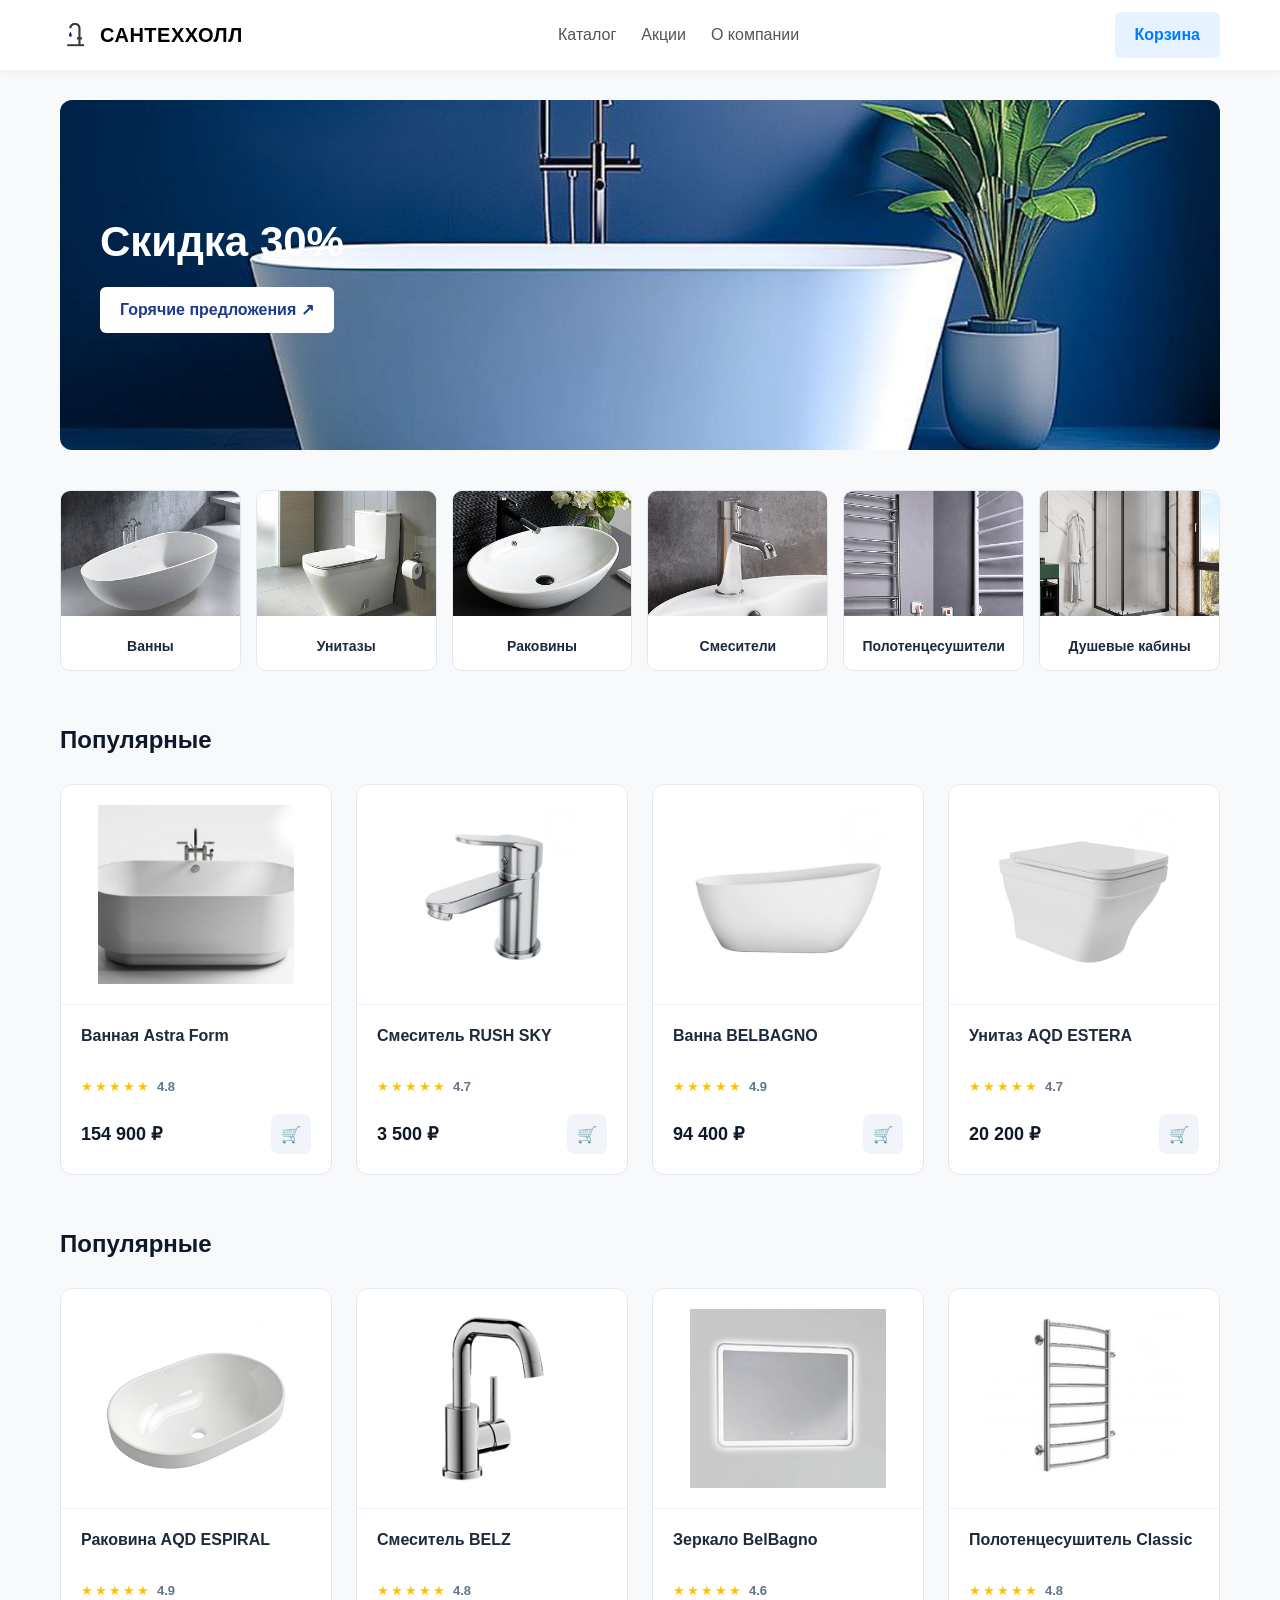
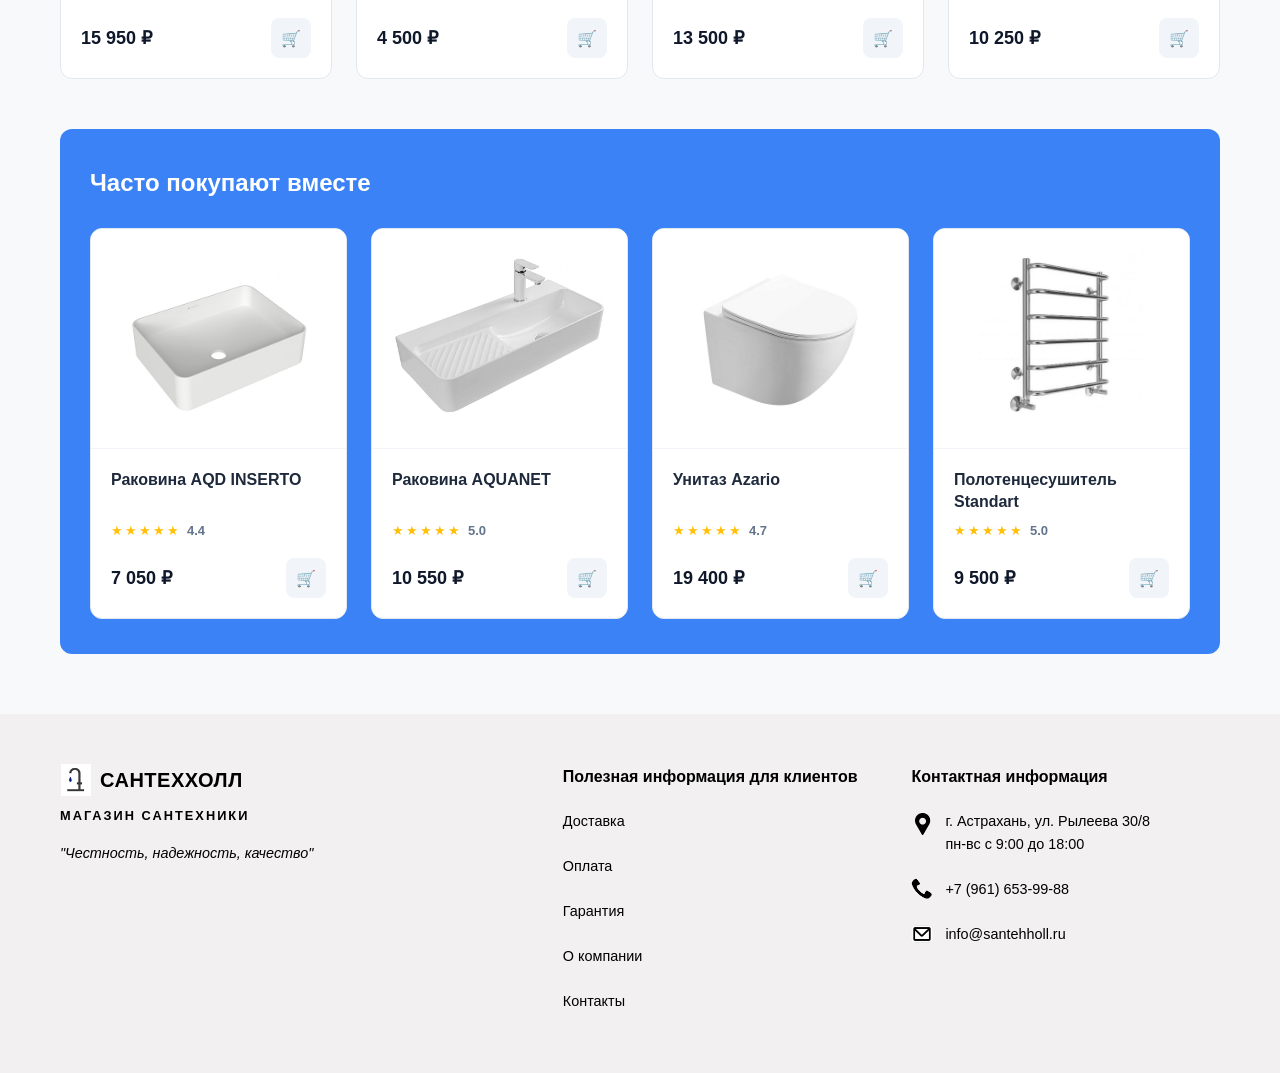
<file: САНТЕХХОЛЛ/index.html>
<!DOCTYPE html>
<html lang="ru">
<head>
    <meta charset="UTF-8">
    <meta name="viewport" content="width=device-width, initial-scale=1.0">
    <title>Сантеххолл</title>
    <link rel="stylesheet" href="style.css">
</head>
<body>

    <header class="header">
        <div class="container header-inner">
            <div class="logo">
                <img src="images/Лого магазина.png" class="logo-icon" alt="Логотип"> САНТЕХХОЛЛ
            </div>
            <nav class="nav">
    <a href="Каталог.html">Каталог</a>
    <a href="#">Акции</a>
    <a href="О компании.html">О компании</a>
</nav>
<a href="Корзина.html" class="btn btn-cart">Корзина</a>
        </div>
    </header>

    <main class="container">
        <section class="hero">
            <div class="hero-content">
                <h1>Скидка 30%</h1>
                <a href="#" class="btn btn-light">Горячие предложения ↗</a>
            </div>
        </section>

        <section class="categories">
            <div class="category-card">
                <img src="images/ванны.png" class="category-img" alt="Ванны">
                <span>Ванны</span>
            </div>
            <div class="category-card">
                <img src="images/унитазы.png" class="category-img" alt="Унитазы">
                <span>Унитазы</span>
            </div>
            <div class="category-card">
                <img src="images/раковины.png" class="category-img" alt="Раковины">
                <span>Раковины</span>
            </div>
            <div class="category-card">
                <img src="images/смесители.png" class="category-img" alt="Смесители">
                <span>Смесители</span>
            </div>
            <div class="category-card">
                <img src="images/полотенцесушители.png" class="category-img" alt="Полотенцесушители">
                <span>Полотенцесушители</span>
            </div>
            <div class="category-card">
                <img src="images/душевые кабины.png" class="category-img" alt="Душевые кабины">
                <span>Душевые кабины</span>
            </div>
        </section>

        <section class="products-section">
            <h2 class="section-title">Популярные</h2>
            <div class="products-grid">
                <div class="product-card">
                    <img src="images/ванна Astra.png" class="product-img" alt="Ванная Astra Form">
                    <div class="product-info">
                        <div class="product-title">Ванная Astra Form</div>
                        <div class="product-rating"><span class="stars">★★★★★</span> <span class="rating-val">4.8</span></div>
                        <div class="product-bottom">
                            <div class="product-price">154 900 ₽</div>
                            <button class="cart-icon">🛒</button>
                        </div>
                    </div>
                </div>
                <div class="product-card">
                    <img src="images/смеситель Rush.png" class="product-img" alt="Смеситель RUSH SKY">
                    <div class="product-info">
                        <div class="product-title">Смеситель RUSH SKY</div>
                        <div class="product-rating"><span class="stars">★★★★★</span> <span class="rating-val">4.7</span></div>
                        <div class="product-bottom">
                            <div class="product-price">3 500 ₽</div>
                            <button class="cart-icon">🛒</button>
                        </div>
                    </div>
                </div>
                <div class="product-card">
                    <a href="Карточка товара.html" class="product-card-link">
                        <img src="images/ванна belbagno.png" class="product-img" alt="Ванна BELBAGNO">
                        <div class="product-info">
                            <div class="product-title">Ванна BELBAGNO</div>
                            <div class="product-rating"><span class="stars">★★★★★</span> <span class="rating-val">4.9</span></div>
                            <div class="product-bottom">
                                <div class="product-price">94 400 ₽</div>
                                <button class="cart-icon">🛒</button>
                            </div>
                        </div>
                    </a>
                </div>
                <div class="product-card">
                    <img src="images/унитаз aqd.png" class="product-img" alt="Унитаз AQD ESTERA">
                    <div class="product-info">
                        <div class="product-title">Унитаз AQD ESTERA</div>
                        <div class="product-rating"><span class="stars">★★★★★</span> <span class="rating-val">4.7</span></div>
                        <div class="product-bottom">
                            <div class="product-price">20 200 ₽</div>
                            <button class="cart-icon">🛒</button>
                        </div>
                    </div>
                </div>
            </div>
        </section>

        <section class="products-section">
            <h2 class="section-title">Популярные</h2>
            <div class="products-grid">
                <div class="product-card">
                    <img src="images/раковина aqd inserto.png" class="product-img" alt="Раковина AQD ESPIRAL">
                    <div class="product-info">
                        <div class="product-title">Раковина AQD ESPIRAL</div>
                        <div class="product-rating"><span class="stars">★★★★★</span> <span class="rating-val">4.9</span></div>
                        <div class="product-bottom">
                            <div class="product-price">15 950 ₽</div>
                            <button class="cart-icon">🛒</button>
                        </div>
                    </div>
                </div>
                <div class="product-card">
                    <img src="images/смеситель belz.png" class="product-img" alt="Смеситель BELZ">
                    <div class="product-info">
                        <div class="product-title">Смеситель BELZ</div>
                        <div class="product-rating"><span class="stars">★★★★★</span> <span class="rating-val">4.8</span></div>
                        <div class="product-bottom">
                            <div class="product-price">4 500 ₽</div>
                            <button class="cart-icon">🛒</button>
                        </div>
                    </div>
                </div>
                <div class="product-card">
                    <img src="images/зеркало belbagno.png" class="product-img" alt="Зеркало BelBagno">
                    <div class="product-info">
                        <div class="product-title">Зеркало BelBagno</div>
                        <div class="product-rating"><span class="stars">★★★★★</span> <span class="rating-val">4.6</span></div>
                        <div class="product-bottom">
                            <div class="product-price">13 500 ₽</div>
                            <button class="cart-icon">🛒</button>
                        </div>
                    </div>
                </div>
                <div class="product-card">
                    <img src="images/полотенцесушитель classic.png" class="product-img" alt="Полотенцесушитель Classic">
                    <div class="product-info">
                        <div class="product-title">Полотенцесушитель Classic</div>
                        <div class="product-rating"><span class="stars">★★★★★</span> <span class="rating-val">4.8</span></div>
                        <div class="product-bottom">
                            <div class="product-price">10 250 ₽</div>
                            <button class="cart-icon">🛒</button>
                        </div>
                    </div>
                </div>
            </div>
        </section>

        <section class="frequently-bought">
            <h2 class="section-title">Часто покупают вместе</h2>
            <div class="products-grid">
                <div class="product-card">
                    <img src="images/раковина aqd.png" class="product-img" alt="Раковина AQD INSERTO">
                    <div class="product-info">
                        <div class="product-title">Раковина AQD INSERTO</div>
                        <div class="product-rating"><span class="stars">★★★★★</span> <span class="rating-val">4.4</span></div>
                        <div class="product-bottom">
                            <div class="product-price">7 050 ₽</div>
                            <button class="cart-icon">🛒</button>
                        </div>
                    </div>
                </div>
                <div class="product-card">
                    <img src="images/раковина aquanet.png" class="product-img" alt="Раковина AQUANET">
                    <div class="product-info">
                        <div class="product-title">Раковина AQUANET</div>
                        <div class="product-rating"><span class="stars">★★★★★</span> <span class="rating-val">5.0</span></div>
                        <div class="product-bottom">
                            <div class="product-price">10 550 ₽</div>
                            <button class="cart-icon">🛒</button>
                        </div>
                    </div>
                </div>
                <div class="product-card">
                    <img src="images/унитаз azario.png" class="product-img" alt="Унитаз Azario">
                    <div class="product-info">
                        <div class="product-title">Унитаз Azario</div>
                        <div class="product-rating"><span class="stars">★★★★★</span> <span class="rating-val">4.7</span></div>
                        <div class="product-bottom">
                            <div class="product-price">19 400 ₽</div>
                            <button class="cart-icon">🛒</button>
                        </div>
                    </div>
                </div>
                <div class="product-card">
                    <img src="images/полотенцесушитель standart.png" class="product-img" alt="Полотенцесушитель Standart">
                    <div class="product-info">
                        <div class="product-title">Полотенцесушитель Standart</div>
                        <div class="product-rating"><span class="stars">★★★★★</span> <span class="rating-val">5.0</span></div>
                        <div class="product-bottom">
                            <div class="product-price">9 500 ₽</div>
                            <button class="cart-icon">🛒</button>
                        </div>
                    </div>
                </div>
            </div>
        </section>
    </main>

    <footer class="footer">
        <div class="container footer-inner">
            <div class="footer-brand">
                <div class="logo">
                    <img src="images/Лого магазина.png" class="logo-icon" alt="Логотип"> САНТЕХХОЛЛ
                </div>
                <p class="brand-desc">МАГАЗИН САНТЕХНИКИ</p>
                <p class="brand-quote">"Честность, надежность, качество"</p>
            </div>
            <div class="footer-links">
                <h4>Полезная информация для клиентов</h4>
                <ul>
                    <li><a href="#">Доставка</a></li>
                    <li><a href="#">Оплата</a></li>
                    <li><a href="#">Гарантия</a></li>
                    <li><a href="#">О компании</a></li>
                    <li><a href="#">Контакты</a></li>
                </ul>
            </div>
            <div class="footer-contacts">
                <h4>Контактная информация</h4>
                <ul>
                    <li>
    <img src="images/значок 1.png" class="contact-icon" alt="Адрес">
    г. Астрахань, ул. Рылеева 30/8<br>пн-вс с 9:00 до 18:00
</li>
<li>
    <img src="images/значок 2.png" class="contact-icon" alt="Телефон">
    +7 (961) 653-99-88
</li>
<li>
    <img src="images/значок 3.png" class="contact-icon" alt="Email">
    info@santehholl.ru
</li>
                </ul>
            </div>
        </div>
    </footer>

    <script src="scripts.js"></script>
</body>
</html>
</file>
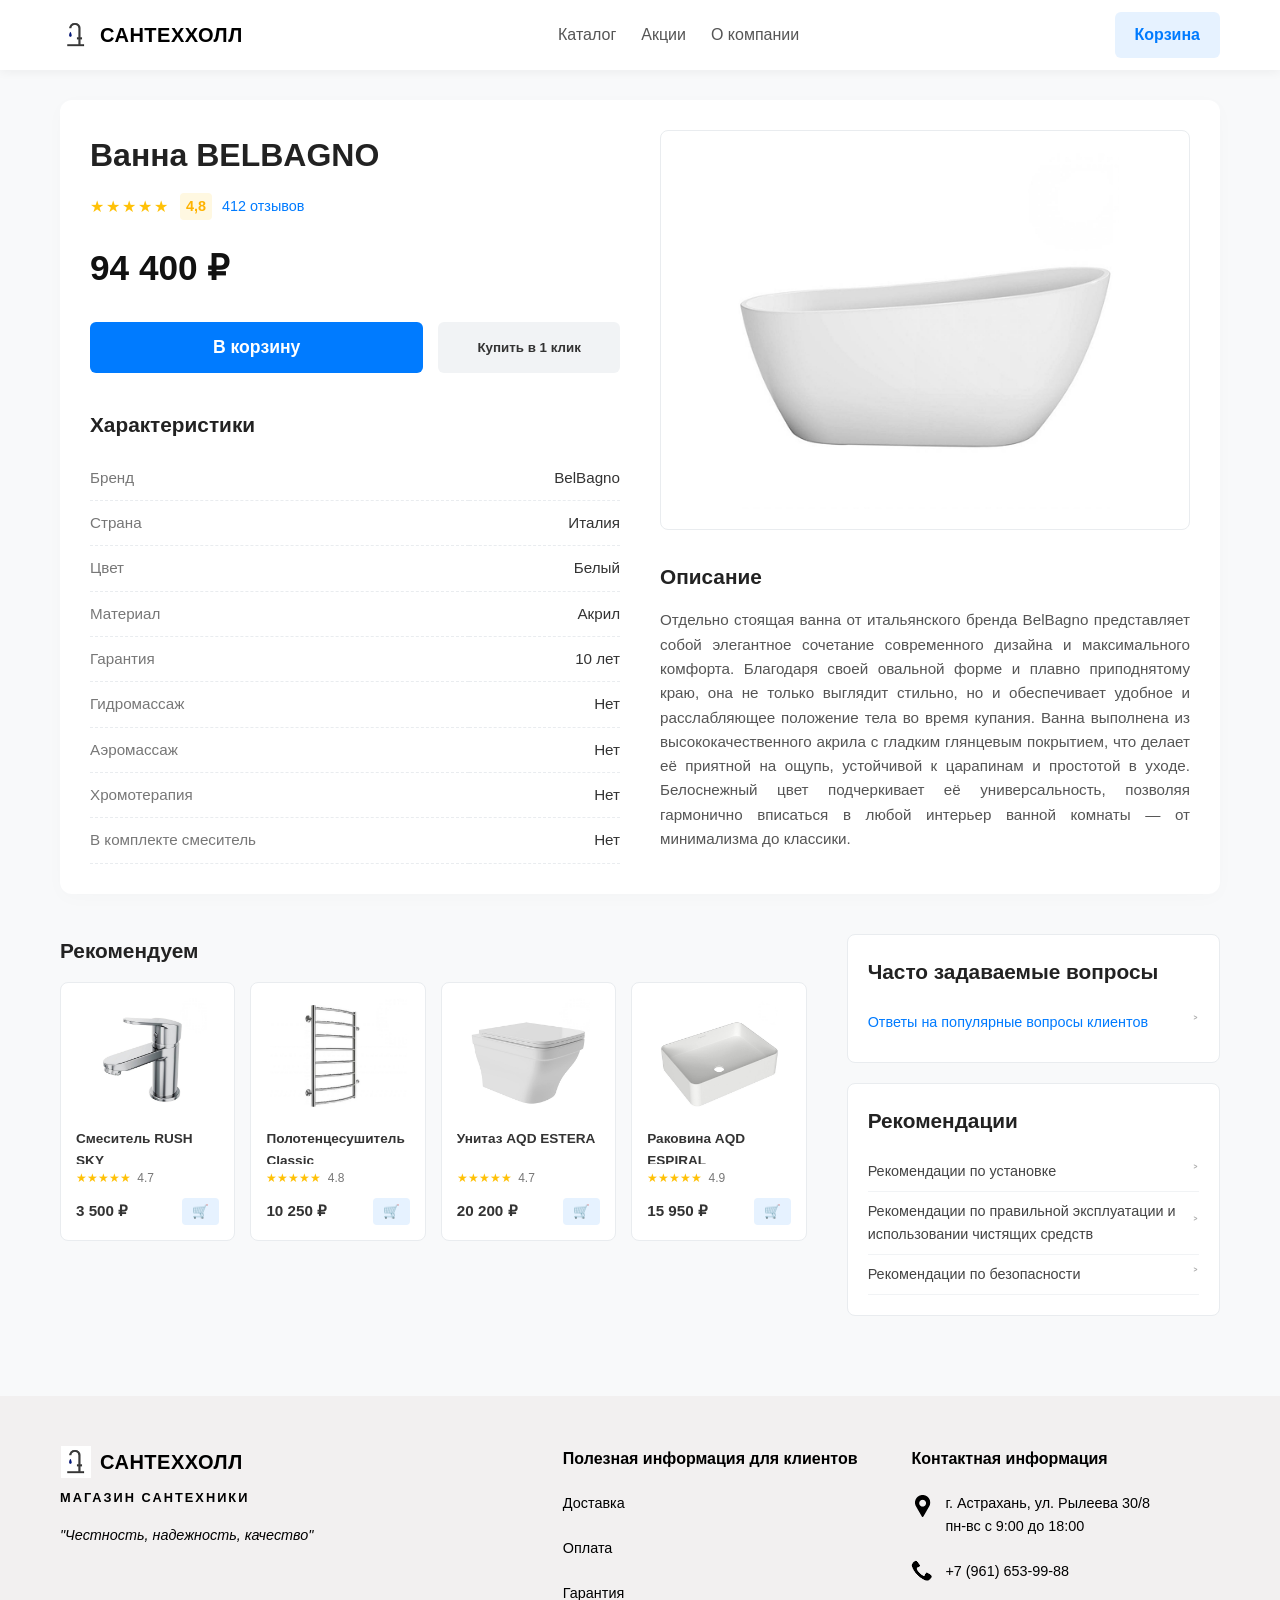
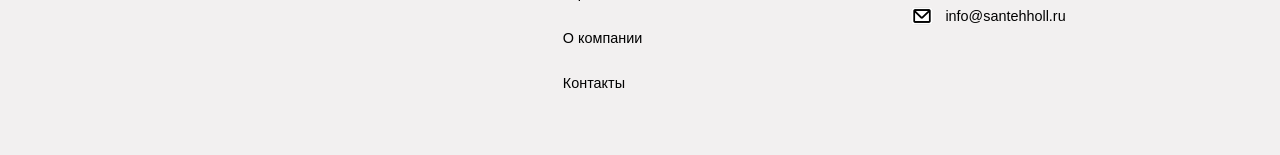
<file: САНТЕХХОЛЛ/Карточка товара.html>
<!DOCTYPE html>
<html lang="ru">
<head>
    <meta charset="UTF-8">
    <meta name="viewport" content="width=device-width, initial-scale=1.0">
    <title>Ванна BELBAGNO - Сантеххолл</title>
    <link rel="stylesheet" href="style.css">
</head>
<body>

    <header class="header">
        <div class="container header-inner">
            <div class="logo">
                <img src="images/Лого магазина.png" class="logo-icon" alt="Логотип"> САНТЕХХОЛЛ
            </div>
            <nav class="nav">
                <a href="#">Каталог</a>
                <a href="#">Акции</a>
                <a href="#">О компании</a>
            </nav>
            <a href="#" class="btn btn-cart">Корзина</a>
        </div>
    </header>

    <main class="container product-page">
        
        <div class="product-essential">
            
            <div class="product-info-column">
                <h1 class="product-title">Ванна BELBAGNO</h1>
                
                <div class="product-rating-row">
                    <span class="stars">★★★★★</span>
                    <span class="rating-value">4,8</span>
                    <a href="#" class="reviews-link">412 отзывов</a>
                </div>

                <div class="product-price-row">
                    <span class="price">94 400 ₽</span>
                </div>

                <div class="product-actions">
                    <button class="btn btn-primary-cart">В корзину</button>
                    <button class="btn btn-secondary-oneclick">Купить в 1 клик</button>
                </div>

                <div class="characteristics-section">
                    <h2>Характеристики</h2>
                    <table class="specs-table">
                        <tr>
                            <td>Бренд</td>
                            <td>BelBagno</td>
                        </tr>
                        <tr>
                            <td>Страна</td>
                            <td>Италия</td>
                        </tr>
                        <tr>
                            <td>Цвет</td>
                            <td>Белый</td>
                        </tr>
                        <tr>
                            <td>Материал</td>
                            <td>Акрил</td>
                        </tr>
                        <tr>
                            <td>Гарантия</td>
                            <td>10 лет</td>
                        </tr>
                        <tr>
                            <td>Гидромассаж</td>
                            <td>Нет</td>
                        </tr>
                        <tr>
                            <td>Аэромассаж</td>
                            <td>Нет</td>
                        </tr>
                        <tr>
                            <td>Хромотерапия</td>
                            <td>Нет</td>
                        </tr>
                        <tr>
                            <td>В комплекте смеситель</td>
                            <td>Нет</td>
                        </tr>
                    </table>
                </div>
            </div>

            <div class="product-media-column">
                <div class="main-image-box">
                    <img src="images/ванна belbagno.png" alt="Ванна BELBAGNO" class="product-main-img">
                </div>

                <div class="description-box">
                    <h2>Описание</h2>
                    <p>Отдельно стоящая ванна от итальянского бренда BelBagno представляет собой элегантное сочетание современного дизайна и максимального комфорта. Благодаря своей овальной форме и плавно приподнятому краю, она не только выглядит стильно, но и обеспечивает удобное и расслабляющее положение тела во время купания. Ванна выполнена из высококачественного акрила с гладким глянцевым покрытием, что делает её приятной на ощупь, устойчивой к царапинам и простотой в уходе. Белоснежный цвет подчеркивает её универсальность, позволяя гармонично вписаться в любой интерьер ванной комнаты — от минимализма до классики.</p>
                </div>
            </div>
        </div>

        <div class="product-additional-sections">
            
            <div class="recommendations-column">
                <h2 class="section-heading">Рекомендуем</h2>
                <div class="small-products-grid">
                    
                    <div class="product-card-small">
                        <div class="card-img-wrapper">
                            <img src="images/смеситель Rush.png" alt="Смеситель RUSH SKY" class="card-img">
                        </div>
                        <div class="card-title">Смеситель RUSH SKY</div>
                        <div class="card-rating">★★★★★ <span>4.7</span></div>
                        <div class="card-bottom">
                            <span class="card-price">3 500 ₽</span>
                            <button class="card-cart-btn">🛒</button>
                        </div>
                    </div>

                    <div class="product-card-small">
                        <div class="card-img-wrapper">
                            <img src="images/полотенцесушитель classic.png" alt="Полотенцесушитель Classic" class="card-img">
                        </div>
                        <div class="card-title">Полотенцесушитель Classic</div>
                        <div class="card-rating">★★★★★ <span>4.8</span></div>
                        <div class="card-bottom">
                            <span class="card-price">10 250 ₽</span>
                            <button class="card-cart-btn">🛒</button>
                        </div>
                    </div>

                    <div class="product-card-small">
                        <div class="card-img-wrapper">
                            <img src="images/унитаз aqd.png" alt="Унитаз AQD ESTERA" class="card-img">
                        </div>
                        <div class="card-title">Унитаз AQD ESTERA</div>
                        <div class="card-rating">★★★★★ <span>4.7</span></div>
                        <div class="card-bottom">
                            <span class="card-price">20 200 ₽</span>
                            <button class="card-cart-btn">🛒</button>
                        </div>
                    </div>

                    <div class="product-card-small">
                        <div class="card-img-wrapper">
                            <img src="images/раковина aqd.png" alt="Раковина AQD ESPIRAL" class="card-img">
                        </div>
                        <div class="card-title">Раковина AQD ESPIRAL</div>
                        <div class="card-rating">★★★★★ <span>4.9</span></div>
                        <div class="card-bottom">
                            <span class="card-price">15 950 ₽</span>
                            <button class="card-cart-btn">🛒</button>
                        </div>
                    </div>

                </div>
            </div>

            <div class="faq-column">
                <div class="faq-block">
                    <h2 class="section-heading">Часто задаваемые вопросы</h2>
                    <a href="#" class="blue-link-row">Ответы на популярные вопросы клиентов <span class="arrow">˃</span></a>
                </div>

                <div class="guides-block">
                    <h2 class="section-heading">Рекомендации</h2>
                    <div class="guides-links">
                        <a href="#" class="guide-link-item">Рекомендации по установке <span class="arrow">˃</span></a>
                        <a href="#" class="guide-link-item">Рекомендации по правильной эксплуатации и использовании чистящих средств <span class="arrow">˃</span></a>
                        <a href="#" class="guide-link-item">Рекомендации по безопасности <span class="arrow">˃</span></a>
                    </div>
                </div>
            </div>

        </div>

    </main>

    <footer class="footer">
        <div class="container footer-inner">
            <div class="footer-brand">
                <div class="logo">
                    <img src="images/Лого магазина.png" class="logo-icon" alt="Логотип"> САНТЕХХОЛЛ
                </div>
                <p class="brand-desc">МАГАЗИН САНТЕХНИКИ</p>
                <p class="brand-quote">"Честность, надежность, качество"</p>
            </div>
            <div class="footer-links">
                <h4>Полезная информация для клиентов</h4>
                <ul>
                    <li><a href="#">Доставка</a></li>
                    <li><a href="#">Оплата</a></li>
                    <li><a href="#">Гарантия</a></li>
                    <li><a href="#">О компании</a></li>
                    <li><a href="#">Контакты</a></li>
                </ul>
            </div>
            <div class="footer-contacts">
                <h4>Контактная информация</h4>
                <ul>
                    <li>
    <img src="images/значок 1.png" class="contact-icon" alt="Адрес">
    г. Астрахань, ул. Рылеева 30/8<br>пн-вс с 9:00 до 18:00
</li>
<li>
    <img src="images/значок 2.png" class="contact-icon" alt="Телефон">
    +7 (961) 653-99-88
</li>
<li>
    <img src="images/значок 3.png" class="contact-icon" alt="Email">
    info@santehholl.ru
</li>
                </ul>
            </div>
        </div>
    </footer>

    <script src="scripts.js"></script>
</body>
</html>
</file>
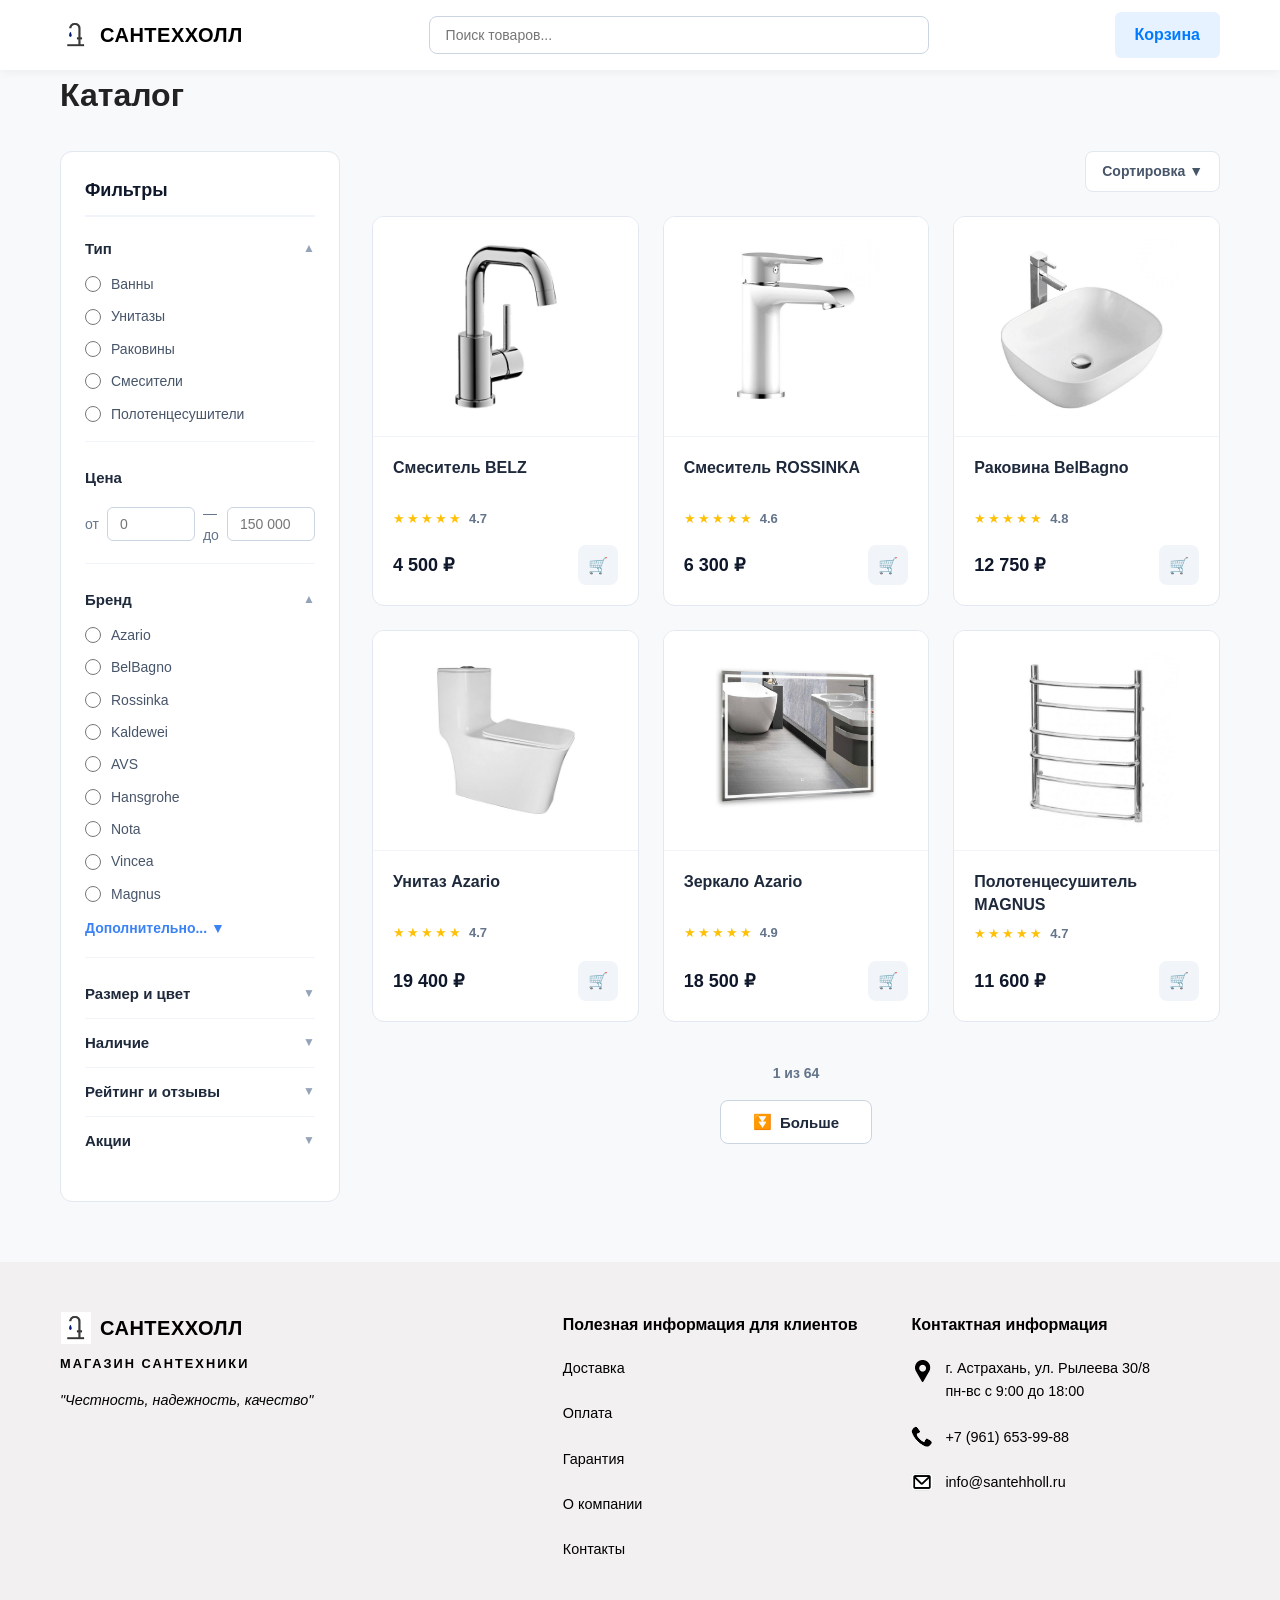
<file: САНТЕХХОЛЛ/Каталог.html>
<!DOCTYPE html>
<html lang="ru">
<head>
    <meta charset="UTF-8">
    <meta name="viewport" content="width=device-width, initial-scale=1.0">
    <title>Каталог - Сантеххолл</title>
    <link rel="stylesheet" href="style.css">
</head>
<body>

    <header class="header">
        <div class="container header-inner">
            <div class="logo">
               <img src="images/Лого магазина.png" class="logo-icon" alt="Логотип">
               <span>САНТЕХХОЛЛ</span>
            </div>
            <div class="search-bar">
                <input type="text" placeholder="Поиск товаров...">
            </div>
            <a href="#" class="btn btn-cart">Корзина</a>
        </div>
    </header>

    <main class="container catalog-page">
        <h1 class="page-title">Каталог</h1>

        <div class="catalog-layout">
            <aside class="sidebar">
                <h2 class="sidebar-title">Фильтры</h2>

                <div class="filter-group">
                    <div class="filter-header">
                        <h3>Тип</h3>
                        <span class="toggle-icon">▲</span>
                    </div>
                    <ul class="filter-list">
                        <li><label><input type="radio" name="type"> Ванны</label></li>
                        <li><label><input type="radio" name="type"> Унитазы</label></li>
                        <li><label><input type="radio" name="type"> Раковины</label></li>
                        <li><label><input type="radio" name="type"> Смесители</label></li>
                        <li><label><input type="radio" name="type"> Полотенцесушители</label></li>
                    </ul>
                </div>

                <div class="filter-group">
                    <div class="filter-header">
                        <h3>Цена</h3>
                    </div>
                    <div class="price-inputs">
                        <span>от</span>
                        <input type="text" class="price-input" placeholder="0">
                        <span>— до</span>
                        <input type="text" class="price-input" placeholder="150 000">
                    </div>
                </div>

                <div class="filter-group">
                    <div class="filter-header">
                        <h3>Бренд</h3>
                        <span class="toggle-icon">▲</span>
                    </div>
                    <ul class="filter-list">
                        <li><label><input type="radio" name="brand"> Azario</label></li>
                        <li><label><input type="radio" name="brand"> BelBagno</label></li>
                        <li><label><input type="radio" name="brand"> Rossinka</label></li>
                        <li><label><input type="radio" name="brand"> Kaldewei</label></li>
                        <li><label><input type="radio" name="brand"> AVS</label></li>
                        <li><label><input type="radio" name="brand"> Hansgrohe</label></li>
                        <li><label><input type="radio" name="brand"> Nota</label></li>
                        <li><label><input type="radio" name="brand"> Vincea</label></li>
                        <li><label><input type="radio" name="brand"> Magnus</label></li>
                    </ul>
                    <a href="#" class="more-link">Дополнительно... ▼</a>
                </div>

                <div class="filter-group collapsed">
                    <div class="filter-header">
                        <h3>Размер и цвет</h3>
                        <span class="toggle-icon">▼</span>
                    </div>
                </div>
                <div class="filter-group collapsed">
                    <div class="filter-header">
                        <h3>Наличие</h3>
                        <span class="toggle-icon">▼</span>
                    </div>
                </div>
                <div class="filter-group collapsed">
                    <div class="filter-header">
                        <h3>Рейтинг и отзывы</h3>
                        <span class="toggle-icon">▼</span>
                    </div>
                </div>
                <div class="filter-group collapsed">
                    <div class="filter-header">
                        <h3>Акции</h3>
                        <span class="toggle-icon">▼</span>
                    </div>
                </div>
            </aside>

            <section class="content">
                <div class="content-header">
                    <div class="sorting">
                        Сортировка <span class="sort-icon">▼</span>
                    </div>
                </div>

                <div class="products-grid">
                    
                    <div class="product-card">
                        <img src="images/смеситель belz.png" class="product-img" alt="Смеситель BELZ">
                        <div class="product-info">
                            <div class="product-title">Смеситель BELZ</div>
                            <div class="product-rating"><span class="stars">★★★★★</span> <span class="rating-val">4.7</span></div>
                            <div class="product-bottom">
                                <div class="product-price">4 500 ₽</div>
                                <button class="cart-icon">🛒</button>
                            </div>
                        </div>
                    </div>
                    
                    <div class="product-card">
                        <img src="images/смеситель rosinka.png" class="product-img" alt="Смеситель ROSSINKA">
                        <div class="product-info">
                            <div class="product-title">Смеситель ROSSINKA</div>
                            <div class="product-rating"><span class="stars">★★★★★</span> <span class="rating-val">4.6</span></div>
                            <div class="product-bottom">
                                <div class="product-price">6 300 ₽</div>
                                <button class="cart-icon">🛒</button>
                            </div>
                        </div>
                    </div>

                    <div class="product-card">
                        <img src="images/раковина belbagno.png" class="product-img" alt="Раковина BelBagno">
                        <div class="product-info">
                            <div class="product-title">Раковина BelBagno</div>
                            <div class="product-rating"><span class="stars">★★★★★</span> <span class="rating-val">4.8</span></div>
                            <div class="product-bottom">
                                <div class="product-price">12 750 ₽</div>
                                <button class="cart-icon">🛒</button>
                            </div>
                        </div>
                    </div>

                    <div class="product-card">
                        <img src="images/унитаз azario 2.png" class="product-img" alt="Унитаз Azario">
                        <div class="product-info">
                            <div class="product-title">Унитаз Azario</div>
                            <div class="product-rating"><span class="stars">★★★★★</span> <span class="rating-val">4.7</span></div>
                            <div class="product-bottom">
                                <div class="product-price">19 400 ₽</div>
                                <button class="cart-icon">🛒</button>
                            </div>
                        </div>
                    </div>

                    <div class="product-card">
                        <img src="images/зеркало azario.png" class="product-img" alt="Зеркало Azario">
                        <div class="product-info">
                            <div class="product-title">Зеркало Azario</div>
                            <div class="product-rating"><span class="stars">★★★★★</span> <span class="rating-val">4.9</span></div>
                            <div class="product-bottom">
                                <div class="product-price">18 500 ₽</div>
                                <button class="cart-icon">🛒</button>
                            </div>
                        </div>
                    </div>

                    <div class="product-card">
                        <img src="images/полотенцесушитель magnus.png" class="product-img" alt="Полотенцесушитель MAGNUS">
                        <div class="product-info">
                            <div class="product-title">Полотенцесушитель MAGNUS</div>
                            <div class="product-rating"><span class="stars">★★★★★</span> <span class="rating-val">4.7</span></div>
                            <div class="product-bottom">
                                <div class="product-price">11 600 ₽</div>
                                <button class="cart-icon">🛒</button>
                            </div>
                        </div>
                    </div>
                </div>

                <div class="pagination-info">1 из 64</div>
                <div class="load-more-container">
                    <button class="btn-load-more">
                        <span class="load-more-icon">⏬</span> Больше
                    </button>
                </div>
            </section>
        </div>
    </main>

    <footer class="footer">
        <div class="container footer-inner">
            <div class="footer-brand">
                <div class="logo">
                    <img src="images/Лого магазина.png" class="logo-icon" alt="Логотип"> САНТЕХХОЛЛ
                </div>
                <p class="brand-desc">МАГАЗИН САНТЕХНИКИ</p>
                <p class="brand-quote">"Честность, надежность, качество"</p>
            </div>
            <div class="footer-links">
                <h4>Полезная информация для клиентов</h4>
                <ul>
                    <li><a href="#">Доставка</a></li>
                    <li><a href="#">Оплата</a></li>
                    <li><a href="#">Гарантия</a></li>
                    <li><a href="#">О компании</a></li>
                    <li><a href="#">Контакты</a></li>
                </ul>
            </div>
            <div class="footer-contacts">
                <h4>Контактная информация</h4>
                <ul>
                <li>
                    <img src="images/значок 1.png" class="contact-icon" alt="Адрес">
    г. Астрахань, ул. Рылеева 30/8<br>пн-вс с 9:00 до 18:00
</li>
<li>
    <img src="images/значок 2.png" class="contact-icon" alt="Телефон">
    +7 (961) 653-99-88
</li>
<li>
    <img src="images/значок 3.png" class="contact-icon" alt="Email">
    info@santehholl.ru
</li>
                </ul>
            </div>
        </div>
    </footer>

    <script src="scripts.js"></script>
</body>
</html>
</file>
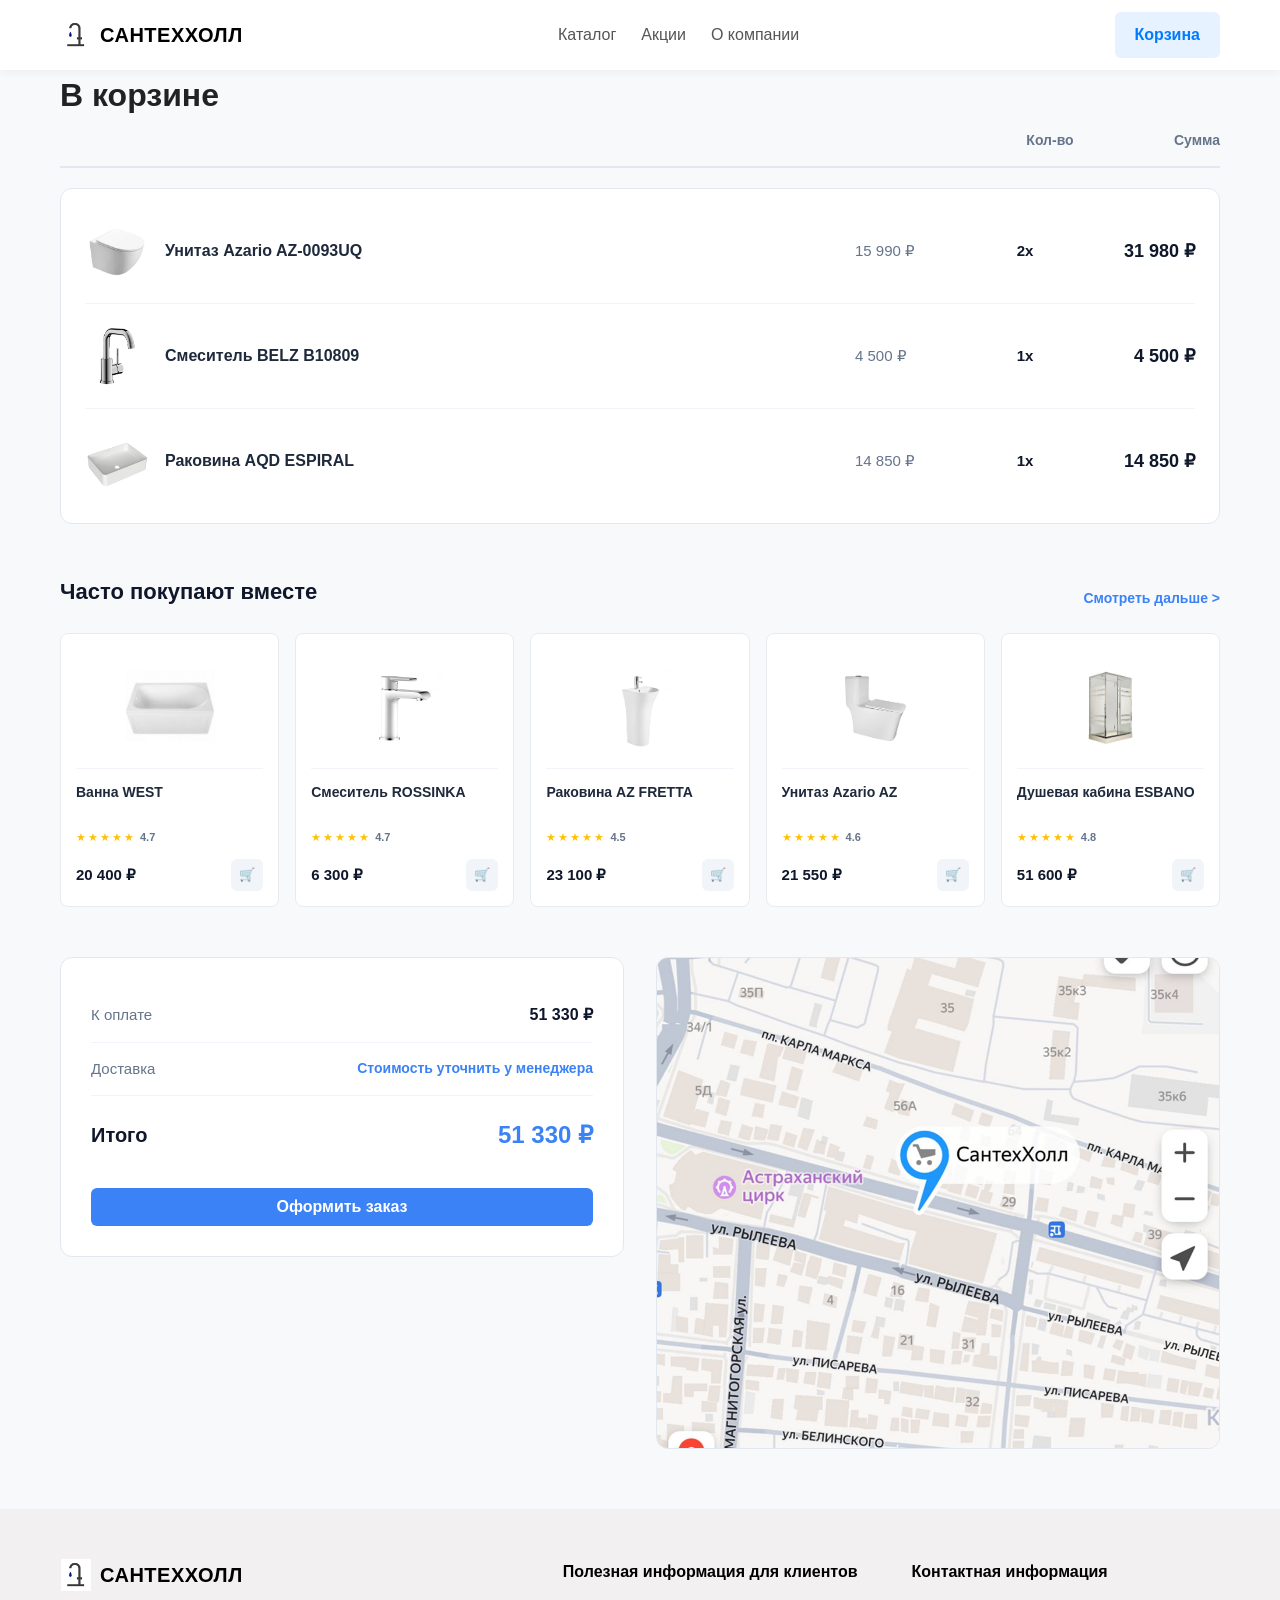
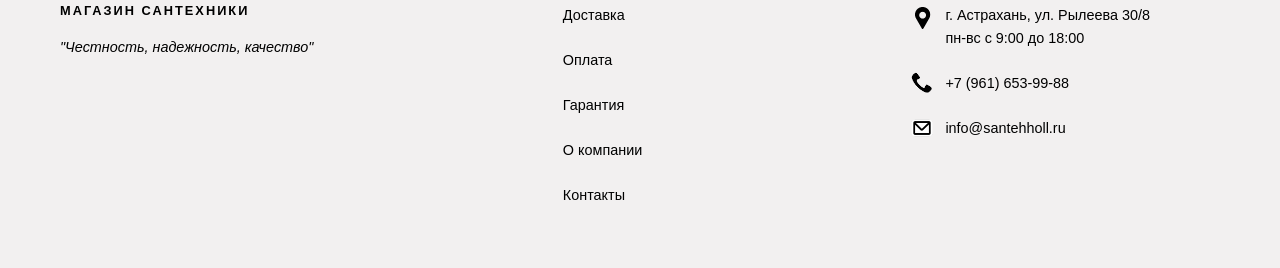
<file: САНТЕХХОЛЛ/Корзина.html>
<!DOCTYPE html>
<html lang="ru">
<head>
    <meta charset="UTF-8">
    <meta name="viewport" content="width=device-width, initial-scale=1.0">
    <title>Корзина - Сантеххолл</title>
    <link rel="stylesheet" href="style.css">
</head>
<body>

    <header class="header">
        <div class="container header-inner">
            <div class="logo">
                <img src="images/Лого магазина.png" class="logo-icon" alt="Логотип"> САНТЕХХОЛЛ
            </div>
            <nav class="nav">
                <a href="#">Каталог</a>
                <a href="#">Акции</a>
                <a href="#">О компании</a>
            </nav>
            <a href="#" class="btn btn-cart">Корзина</a>
        </div>
    </header>

    <main class="container cart-page">
        
        <div class="cart-header">
            <h1 class="page-title">В корзине</h1>
            <div class="cart-header-labels">
                <span class="label-qty">Кол-во</span>
                <span class="label-total">Сумма</span>
            </div>
        </div>

        <div class="cart-items-list">
            
            <div class="cart-item">
                <img src="images/унитаз azario.png" class="cart-item-img" alt="Унитаз Azario">
                <div class="cart-item-title">Унитаз Azario AZ-0093UQ</div>
                <div class="cart-item-price">15 990 ₽</div>
                <div class="cart-item-qty">2x</div>
                <div class="cart-item-total">31 980 ₽</div>
            </div>

            <div class="cart-item">
                <img src="images/смеситель belz.png" class="cart-item-img" alt="Смеситель BELZ">
                <div class="cart-item-title">Смеситель BELZ B10809</div>
                <div class="cart-item-price">4 500 ₽</div>
                <div class="cart-item-qty">1x</div>
                <div class="cart-item-total">4 500 ₽</div>
            </div>

            <div class="cart-item">
                <img src="images/раковина aqd.png" class="cart-item-img" alt="Раковина AQD ESPIRAL">
                <div class="cart-item-title">Раковина AQD ESPIRAL</div>
                <div class="cart-item-price">14 850 ₽</div>
                <div class="cart-item-qty">1x</div>
                <div class="cart-item-total">14 850 ₽</div>
            </div>
        </div>

        <section class="frequently-bought-carousel">
            <div class="carousel-header">
                <h2>Часто покупают вместе</h2>
                <a href="#" class="more-link">Смотреть дальше &gt;</a>
            </div>
            
            <div class="carousel-grid">
                
                <div class="product-card-small">
                    <img src="images/ванна west.png" class="product-img" alt="Ванна WEST">
                    <div class="product-title">Ванна WEST</div>
                    <div class="product-rating"><span class="stars">★★★★★</span> <span class="rating-val">4.7</span></div>
                    <div class="product-bottom">
                        <div class="product-price">20 400 ₽</div>
                        <button class="cart-icon">🛒</button>
                    </div>
                </div>

                <div class="product-card-small">
                    <img src="images/смеситель rosinka.png" class="product-img" alt="Смеситель ROSSINKA">
                    <div class="product-title">Смеситель ROSSINKA</div>
                    <div class="product-rating"><span class="stars">★★★★★</span> <span class="rating-val">4.7</span></div>
                    <div class="product-bottom">
                        <div class="product-price">6 300 ₽</div>
                        <button class="cart-icon">🛒</button>
                    </div>
                </div>

                <div class="product-card-small">
                    <img src="images/раковина AZ.png" class="product-img" alt="Раковина AZ FRETTA">
                    <div class="product-title">Раковина AZ FRETTA</div>
                    <div class="product-rating"><span class="stars">★★★★★</span> <span class="rating-val">4.5</span></div>
                    <div class="product-bottom">
                        <div class="product-price">23 100 ₽</div>
                        <button class="cart-icon">🛒</button>
                    </div>
                </div>

                <div class="product-card-small">
                    <img src="images/унитаз azario 2.png" class="product-img" alt="Унитаз Azario AZ">
                    <div class="product-title">Унитаз Azario AZ</div>
                    <div class="product-rating"><span class="stars">★★★★★</span> <span class="rating-val">4.6</span></div>
                    <div class="product-bottom">
                        <div class="product-price">21 550 ₽</div>
                        <button class="cart-icon">🛒</button>
                    </div>
                </div>

                <div class="product-card-small">
                    <img src="images/душевая кабина esbano.png" class="product-img" alt="Душевая кабина ESBANO">
                    <div class="product-title">Душевая кабина ESBANO</div>
                    <div class="product-rating"><span class="stars">★★★★★</span> <span class="rating-val">4.8</span></div>
                    <div class="product-bottom">
                        <div class="product-price">51 600 ₽</div>
                        <button class="cart-icon">🛒</button>
                    </div>
                </div>

            </div>
        </section>

        <section class="checkout-section">
            <div class="summary-box">
                <div class="summary-row">
                    <span class="summary-label">К оплате</span>
                    <span class="summary-value">51 330 ₽</span>
                </div>
                <div class="summary-row">
                    <span class="summary-label">Доставка</span>
                    <span class="summary-value delivery-info">Стоимость уточнить у менеджера</span>
                </div>
                <div class="summary-row total-row">
                    <span class="summary-label">Итого</span>
                    <span class="summary-value">51 330 ₽</span>
                </div>

                <button class="btn btn-checkout">Оформить заказ</button>
            </div>

            <div class="map-container">
    <img src="images/карта маленькая.png" class="map-image" alt="Карта расположения магазина Сантеххолл">
 </div>
        </section>

    </main>

    <footer class="footer">
        <div class="container footer-inner">
            <div class="footer-brand">
                <div class="logo">
                    <img src="images/Лого магазина.png" class="logo-icon" alt="Логотип"> САНТЕХХОЛЛ
                </div>
                <p class="brand-desc">МАГАЗИН САНТЕХНИКИ</p>
                <p class="brand-quote">"Честность, надежность, качество"</p>
            </div>
            <div class="footer-links">
                <h4>Полезная информация для клиентов</h4>
                <ul>
                    <li><a href="#">Доставка</a></li>
                    <li><a href="#">Оплата</a></li>
                    <li><a href="#">Гарантия</a></li>
                    <li><a href="#">О компании</a></li>
                    <li><a href="#">Контакты</a></li>
                </ul>
            </div>
            <div class="footer-contacts">
                <h4>Контактная информация</h4>
                <ul>
                    <li>
    <img src="images/значок 1.png" class="contact-icon" alt="Адрес">
    г. Астрахань, ул. Рылеева 30/8<br>пн-вс с 9:00 до 18:00
</li>
<li>
    <img src="images/значок 2.png" class="contact-icon" alt="Телефон">
    +7 (961) 653-99-88
</li>
<li>
    <img src="images/значок 3.png" class="contact-icon" alt="Email">
    info@santehholl.ru
</li>
                </ul>
            </div>
        </div>
    </footer>

    <script src="scripts.js"></script>
</body>
</html>
</file>
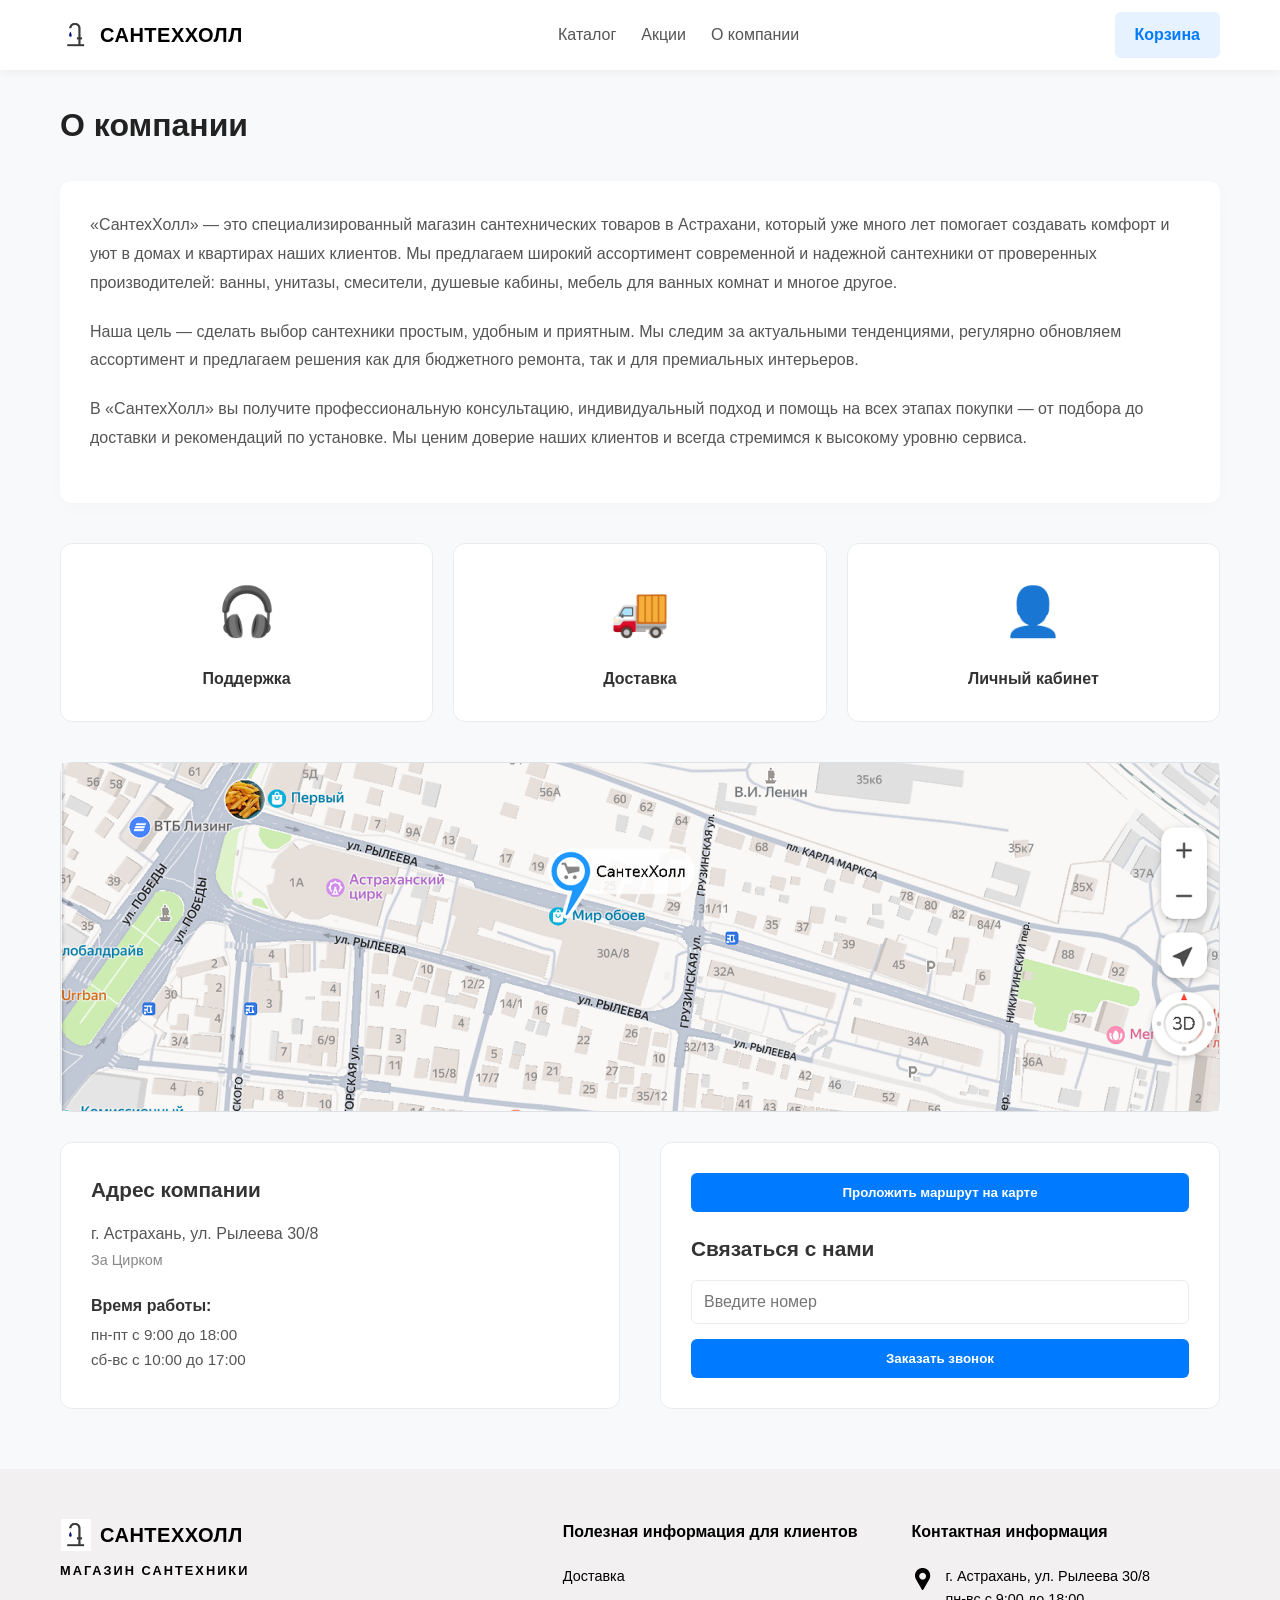
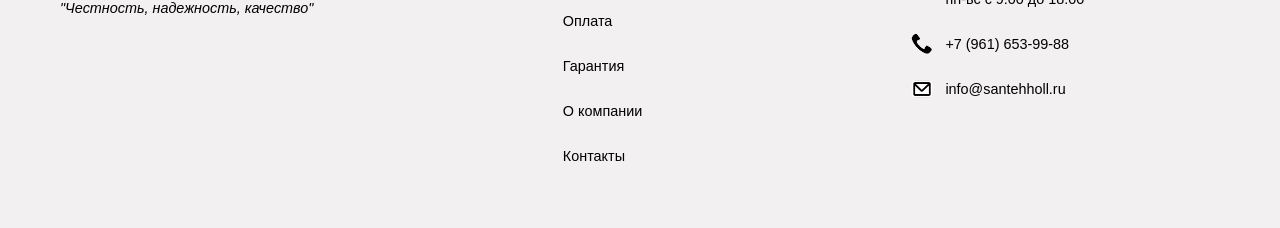
<file: САНТЕХХОЛЛ/О компании.html>
<!DOCTYPE html>
<html lang="ru">
<head>
    <meta charset="UTF-8">
    <meta name="viewport" content="width=device-width, initial-scale=1.0">
    <title>О компании - Сантеххолл</title>
    <link rel="stylesheet" href="style.css">
</head>
<body>

    <header class="header">
        <div class="container header-inner">
            <div class="logo">
               <img src="images/Лого магазина.png" class="logo-icon" alt="Логотип"> САНТЕХХОЛЛ
            </div>
            <nav class="nav">
                <a href="#">Каталог</a>
                <a href="#">Акции</a>
                <a href="#" class="active">О компании</a>
            </nav>
            <a href="#" class="btn btn-cart">Корзина</a>
        </div>
    </header>

    <main class="container about-page">
        <h1 class="page-title">О компании</h1>

        <div class="about-description-box">
            <p>«СантехХолл» — это специализированный магазин сантехнических товаров в Астрахани, который уже много лет помогает создавать комфорт и уют в домах и квартирах наших клиентов. Мы предлагаем широкий ассортимент современной и надежной сантехники от проверенных производителей: ванны, унитазы, смесители, душевые кабины, мебель для ванных комнат и многое другое.</p>
            <p>Наша цель — сделать выбор сантехники простым, удобным и приятным. Мы следим за актуальными тенденциями, регулярно обновляем ассортимент и предлагаем решения как для бюджетного ремонта, так и для премиальных интерьеров.</p>
            <p>В «СантехХолл» вы получите профессиональную консультацию, индивидуальный подход и помощь на всех этапах покупки — от подбора до доставки и рекомендаций по установке. Мы ценим доверие наших клиентов и всегда стремимся к высокому уровню сервиса.</p>
        </div>

        <div class="services-row">
            <div class="service-card">
                <span class="service-icon">🎧</span>
                <span class="service-text">Поддержка</span>
            </div>
            <div class="service-card">
                <span class="service-icon">🚚</span>
                <span class="service-text">Доставка</span>
            </div>
            <div class="service-card">
                <span class="service-icon">👤</span>
                <span class="service-text">Личный кабинет</span>
            </div>
        </div>

        <div class="large-map-container">
    <img src="images/карта большая.png" alt="Карта проезда" class="map-image">
</div>

        <div class="map-details-layout">
            <div class="address-card">
                <h3>Адрес компании</h3>
                <p class="address-text">г. Астрахань, ул. Рылеева 30/8<br><span class="sub-address">За Цирком</span></p>
                
                <h4 class="hours-title">Время работы:</h4>
                <p class="hours-text">пн-пт с 9:00 до 18:00</p>
                <p class="hours-text">сб-вс с 10:00 до 17:00</p>
            </div>

            <div class="actions-card">
                <button class="btn btn-route">Проложить маршрут на карте</button>
                
                <div class="callback-section">
                    <h3>Связаться с нами</h3>
                    <form class="callback-form">
                        <input type="text" placeholder="Введите номер" class="phone-input">
                        <button type="submit" class="btn btn-submit-callback">Заказать звонок</button>
                    </form>
                </div>
            </div>
        </div>
    </main>

    <footer class="footer">
        <div class="container footer-inner">
            <div class="footer-brand">
                <div class="logo">
                    <img src="images/Лого магазина.png" class="logo-icon" alt="Логотип"> САНТЕХХОЛЛ
                </div>
                <p class="brand-desc">МАГАЗИН САНТЕХНИКИ</p>
                <p class="brand-quote">"Честность, надежность, качество"</p>
            </div>
            <div class="footer-links">
                <h4>Полезная информация для клиентов</h4>
                <ul>
                    <li><a href="#">Доставка</a></li>
                    <li><a href="#">Оплата</a></li>
                    <li><a href="#">Гарантия</a></li>
                    <li><a href="#">О компании</a></li>
                    <li><a href="#">Контакты</a></li>
                </ul>
            </div>
            <div class="footer-contacts">
                <h4>Контактная информация</h4>
                <ul>
                    <li>
    <img src="images/значок 1.png" class="contact-icon" alt="Адрес">
    г. Астрахань, ул. Рылеева 30/8<br>пн-вс с 9:00 до 18:00
</li>
<li>
    <img src="images/значок 2.png" class="contact-icon" alt="Телефон">
    +7 (961) 653-99-88
</li>
<li>
    <img src="images/значок 3.png" class="contact-icon" alt="Email">
    info@santehholl.ru
</li>
                </ul>
            </div>
        </div>
    </footer>

    <script src="scripts.js"></script>
</body>
</html>
</file>
<file: САНТЕХХОЛЛ/style.css>
/* Блок 1 - Главная страница */
/* ОБЩИЕ СТИЛИ И СБРОС НАСТРОЕК */
* {
    margin: 0;
    padding: 0;
    box-sizing: border-box;
    font-family: 'Segoe UI', Tahoma, Geneva, Verdana, sans-serif;
}

body {
    background-color: #f8fafc;
    color: #334155;
    line-height: 1.5;
}

a {
    text-decoration: none;
    color: inherit;
    transition: color 0.2s ease;
}

ul {
    list-style: none;
}

.container {
    max-width: 1200px;
    margin: 0 auto;
    padding: 0 20px;
}

/* ШАПКА САЙТА */
.header {
    background-color: #ffffff;
    box-shadow: 0 1px 3px rgba(0, 0, 0, 0.05);
    position: sticky;
    top: 0;
    z-index: 100;
}

.header-inner {
    display: flex;
    justify-content: space-between;
    align-items: center;
    height: 80px;
}

.logo {
    display: flex;
    align-items: center;
    gap: 10px;
    font-size: 20px;
    font-weight: 800;
    color: #000000;
    letter-spacing: 0.5px;
}

.logo-icon {
    width: 32px;
    height: 32px;
    object-fit: contain;
}

.nav {
    display: flex;
    gap: 50px;
}

.nav a {
    font-weight: 500;
    color: #475569;
}

.nav a:hover {
    color: #3b82f6;
}

.btn {
    display: inline-flex;
    align-items: center;
    justify-content: center;
    padding: 10px 20px;
    border-radius: 6px;
    font-weight: 600;
    cursor: pointer;
    border: none;
    transition: all 0.2s ease;
}

.btn-cart {
    background-color: #3b82f6;
    color: #ffffff;
}

.btn-cart:hover {
    background-color: #2563eb;
    transform: translateY(-1px);
}

/* ГЛАВНЫЙ БАННЕР */
.hero {
    margin-top: 30px;
    margin-bottom: 40px;
    height: 350px;
    background-image: url('images/баннер.png');
    background-size: cover;
    background-position: center;
    background-repeat: no-repeat;
    border-radius: 12px;
    display: flex;
    align-items: center;
    padding: 40px;
}

.hero-content {
    max-width: 450px;
    color: #ffffff;
}

.hero-content h1 {
    font-size: 42px;
    font-weight: 800;
    margin-bottom: 20px;
    line-height: 1.2;
}

.btn-light {
    background-color: #ffffff;
    color: #1e3a8a;
}

.btn-light:hover {
    background-color: #f1f5f9;
    box-shadow: 0 4px 12px rgba(255, 255, 255, 0.2);
}

/* КАТЕГОРИИ ТОВАРОВ */
.categories {
    display: grid;
    grid-template-columns: repeat(6, 1fr);
    gap: 15px;
    margin-bottom: 50px;
}

.category-card {
    background-color: #ffffff;
    border: 1px solid #e2e8f0;
    border-radius: 10px;
    text-align: center;
    cursor: pointer;
    transition: all 0.2s ease;
    overflow: hidden;
    display: flex;
    flex-direction: column;
    justify-content: space-between;
    padding: 0 0 12px 0;
    aspect-ratio: 1 / 1;
}

.category-card:hover {
    border-color: #3b82f6;
    box-shadow: 0 4px 12px rgba(59, 130, 246, 0.08);
    transform: translateY(-2px);
}

.category-img {
    width: 100%;
    height: 75%;
    object-fit: cover;
    background-color: #f8fafc;
}

.category-card span {
    font-size: 14px;
    font-weight: 600;
    color: #1e293b;
    padding: 0 5px;
    display: block;
}

/* ГЛАВНАЯ СТРАНИЦА - СЕКЦИИ ТОВАРОВ */
.products-section {
    margin-bottom: 50px;
}

.frequently-bought {
    background-color: #3b82f6;
    padding: 35px 30px;
    border-radius: 12px;
    margin-bottom: 50px;
}

.section-title {
    font-size: 24px;
    font-weight: 700;
    color: #0f172a;
    margin-bottom: 25px;
}

.frequently-bought .section-title {
    color: #ffffff;
}

.products-section .products-grid {
    display: grid;
    grid-template-columns: repeat(4, 1fr);
    gap: 24px;
}

.frequently-bought .products-grid {
    display: grid;
    grid-template-columns: repeat(4, 1fr);
    gap: 24px;
}

.product-card {
    background-color: #ffffff;
    border: 1px solid #e2e8f0;
    border-radius: 12px;
    overflow: hidden;
    display: flex;
    flex-direction: column;
    transition: all 0.3s ease;
}

.product-card-link {
    text-decoration: none;
    color: inherit;
    display: flex;
    flex-direction: column;
    height: 100%;
}

.product-card:hover {
    transform: translateY(-4px);
    box-shadow: 0 10px 20px rgba(15, 23, 42, 0.05);
    border-color: #cbd5e1;
}

.product-img {
    width: 100%;
    height: 200px;
    object-fit: contain;
    padding: 15px;
    background-color: #ffffff;
    border-bottom: 1px solid #f1f5f9;
}

.product-info {
    padding: 15px;
    display: flex;
    flex-direction: column;
    flex-grow: 1;
}

/* ЕДИНОЕ ПРАВИЛО ДЛЯ ВСЕХ КАРТОЧЕК */
.product-card .product-title,
.product-card-link .product-title {
    font-size: 1.0rem;     
    font-weight: 600;
    color: #1e293b;
    margin-bottom: 8px;
    line-height: 1.4;
    white-space: normal;
    word-wrap: break-word;
    overflow-wrap: break-word;
}

.product-rating {
    display: flex;
    align-items: center;
    gap: 6px;
    font-size: 12px;
    margin-bottom: 12px;
}

.stars {
    color: #f59e0b;
    letter-spacing: 1px;
}

.rating-val {
    color: #64748b;
    font-weight: 600;
}

.product-bottom {
    display: flex;
    justify-content: space-between;
    align-items: center;
    margin-top: auto;
}

.product-price {
    font-size: 16px;
    font-weight: 700;
    color: #0f172a;
}

.cart-icon {
    background-color: #f1f5f9;
    border: none;
    width: 36px;
    height: 36px;
    border-radius: 8px;
    display: flex;
    align-items: center;
    justify-content: center;
    cursor: pointer;
    font-size: 14px;
    transition: all 0.2s ease;
}

.cart-icon:hover {
    background-color: #3b82f6;
    color: #ffffff;
}

/* ПОДВАЛ САЙТА */
.footer {
    background-color: #F2F0F0;
    color: #000000;  
    padding: 60px 0 40px 0;
    margin-top: 80px;
}

.footer-inner {
    display: grid;
    grid-template-columns: 1.2fr 1fr 1fr;
    gap: 50px;
}

.footer-brand .logo {
    color: #000000;  
    margin-bottom: 15px;
}

.brand-desc {
    font-size: 12px;
    text-transform: uppercase;
    letter-spacing: 2px;
    color: #000000;  
    font-weight: 700;
    margin-bottom: 10px;
}

.brand-quote {
    font-style: italic;
    font-size: 14px;
    color: #000000;  
}

.footer h4 {
    color: #000000; 
    font-size: 16px;
    font-weight: 600;
    margin-bottom: 20px;
}

.footer ul {
    display: flex;
    flex-direction: column;
    gap: 12px;
}

.footer ul li {
    font-size: 14px;
    line-height: 1.6;
    color: #000000;  
}

.footer-links a:hover {
    color: #000000;  
    padding-left: 4px;
}

/* АДАПТИВНОСТЬ */
@media (max-width: 992px) {
    .products-section .products-grid {
        grid-template-columns: repeat(2, 1fr);
    }
    .frequently-bought .products-grid {
        grid-template-columns: repeat(2, 1fr);
    }
    .categories {
        grid-template-columns: repeat(3, 1fr);
    }
}

@media (max-width: 768px) {
    .products-section .products-grid {
        grid-template-columns: repeat(2, 1fr);
        gap: 16px;
    }
    .frequently-bought .products-grid {
        grid-template-columns: repeat(2, 1fr);
        gap: 16px;
    }
    .categories {
        grid-template-columns: repeat(2, 1fr);
    }
    .frequently-bought {
        padding: 20px 15px;
    }
    .footer-inner {
        grid-template-columns: 1fr;
        gap: 30px;
    }
    .header-inner {
        flex-direction: column;
        height: auto;
        padding: 15px 0;
        gap: 15px;
    }
    .hero {
        height: 250px;
        padding: 20px;
    }
    .hero-content h1 {
        font-size: 28px;
    }
}

@media (max-width: 576px) {
    .products-section .products-grid {
        grid-template-columns: 1fr;
    }
    .frequently-bought .products-grid {
        grid-template-columns: 1fr;
    }
}


/* Стили для иконок в контактах footer */
.contact-icon {
    width: 20px;
    height: 20px;
    margin-right: 10px;
    vertical-align: middle;
    object-fit: contain;
}

/* Для мобильных устройств можно уменьшить размер */
@media (max-width: 768px) {
    .contact-icon {
        width: 18px;
        height: 18px;
        margin-right: 8px;
    }
}


/* ИСПРАВЛЕНИЕ ДЛЯ КОНТАКТОВ ИКОНКИ */
.footer .footer-contacts ul li {
    display: flex !important;
    align-items: flex-start !important;
    gap: 12px !important;
}

/* Иконки */
.footer .footer-contacts ul li img.contact-icon {
    width: 22px !important;
    height: 22px !important;
    flex-shrink: 0 !important;
    margin: 0 !important;
}


.footer .footer-contacts ul li {
    color: #000000 !important;
    flex-wrap: wrap !important; 
}

/* Выравнивание иконки с первой строкой многострочного адреса */
.footer .footer-contacts ul li:first-child {
    align-items: flex-start !important;
}

.footer .footer-contacts ul li:first-child img {
    margin-top: 3px !important;
}

.footer .footer-contacts ul {
    padding-left: 0 !important;
}

/* ПРИНУДИТЕЛЬНЫЙ ЦВЕТ ДЛЯ ЛОГОТИПА */
.logo,
.header .logo,
.footer-brand .logo {
    color: #000000 !important;  
}

/* ПРИНУДИТЕЛЬНЫЙ РАЗМЕР ШРИФТА ДЛЯ ЗАГОЛОВКОВ FOOTER */
.footer h4 {
    font-size: 16px !important;  
}



/* Блок 2 - Каталог */
/* ОБЩИЕ СТИЛИ И БАЗОВЫЕ НАСТРОЙКИ */
* {
    margin: 0;
    padding: 0;
    box-sizing: border-box;
    font-family: 'Segoe UI', Tahoma, Geneva, Verdana, sans-serif;
}

body {
    background-color: #f8fafc;
    color: #334155;
    line-height: 1.5;
}

a {
    text-decoration: none;
    color: inherit;
    transition: color 0.2s ease;
}

ul {
    list-style: none;
}

.container {
    max-width: 1200px;
    margin: 0 auto;
    padding: 0 20px;
}

/* ШАПКА САЙТА */
.header {
    background-color: #ffffff;
    box-shadow: 0 1px 3px rgba(0, 0, 0, 0.05);
    position: sticky;
    top: 0;
    z-index: 100;
}

.header-inner {
    display: flex;
    justify-content: space-between;
    align-items: center;
    height: 80px;
    gap: 20px;
}

.logo {
    display: flex;
    align-items: center;
    gap: 10px;
    font-size: 20px;
    font-weight: 800;
    color: #0f172a;
    letter-spacing: 0.5px;
    flex-shrink: 0;
}

.logo-icon {
    width: 32px;
    height: 32px;
    object-fit: contain;
}

/* Строка поиска */
.search-bar {
    flex-grow: 1;
    max-width: 500px;
}

.search-bar input {
    width: 100%;
    padding: 10px 16px;
    border: 1px solid #cbd5e1;
    border-radius: 8px;
    font-size: 14px;
    outline: none;
    transition: border-color 0.2s ease;
}

.search-bar input:focus {
    border-color: #3b82f6;
}

/* Кнопка Корзины */
.btn-cart {
    display: inline-flex;
    align-items: center;
    justify-content: center;
    padding: 10px 24px;
    background-color: #3b82f6;
    color: #ffffff;
    border-radius: 6px;
    font-weight: 600;
    cursor: pointer;
    transition: all 0.2s ease;
}

.btn-cart:hover {
    background-color: #2563eb;
    transform: translateY(-1px);
}

/* СТРУКТУРА СТРАНИЦЫ КАТАЛОГА */
.catalog-page {
    padding-top: 30px;
    padding-bottom: 60px;
}

.page-title {
    font-size: 32px;
    font-weight: 800;
    color: #0f172a;
    margin-bottom: 30px;
}

/* Двухколоночный грид: Фильтры и Контент */
.catalog-layout {
    display: grid;
    grid-template-columns: 280px 1fr;
    gap: 32px;
    align-items: start;
}

/* БОКОВАЯ ПАНЕЛЬ С ФИЛЬТРАМИ */
.sidebar {
    background-color: #ffffff;
    border: 1px solid #e2e8f0;
    border-radius: 12px;
    padding: 24px;
}

.sidebar-title {
    font-size: 18px;
    font-weight: 700;
    color: #0f172a;
    margin-bottom: 20px;
    padding-bottom: 10px;
    border-bottom: 2px solid #f1f5f9;
}

.filter-group {
    margin-bottom: 24px;
    padding-bottom: 16px;
    border-bottom: 1px solid #f1f5f9;
}

.filter-group:last-child {
    margin-bottom: 0;
    padding-bottom: 0;
    border-bottom: none;
}

.filter-header {
    display: flex;
    justify-content: space-between;
    align-items: center;
    margin-bottom: 12px;
    cursor: pointer;
}

.filter-header h3 {
    font-size: 15px;
    font-weight: 600;
    color: #1e293b;
}

.toggle-icon {
    font-size: 12px;
    color: #94a3b8;
}

.filter-list {
    display: flex;
    flex-direction: column;
    gap: 10px;
}

.filter-list label {
    display: flex;
    align-items: center;
    gap: 10px;
    font-size: 14px;
    color: #475569;
    cursor: pointer;
}

.filter-list input[type="radio"] {
    width: 16px;
    height: 16px;
    accent-color: #3b82f6; 
}

/* Поля для фильтрации цен */
.price-inputs {
    display: flex;
    align-items: center;
    gap: 8px;
    font-size: 14px;
    color: #64748b;
}

.price-input {
    width: 100%;
    padding: 8px 12px;
    border: 1px solid #cbd5e1;
    border-radius: 6px;
    font-size: 14px;
    outline: none;
    color: #334155;
}

.price-input:focus {
    border-color: #3b82f6;
}

.more-link {
    display: inline-block;
    margin-top: 12px;
    font-size: 13px;
    font-weight: 600;
    color: #3b82f6;
}

.more-link:hover {
    color: #2563eb;
}

/* Стили для свернутых фильтров */
.filter-group.collapsed {
    padding-bottom: 12px;
    margin-bottom: 12px;
}

.filter-group.collapsed .filter-header {
    margin-bottom: 0;
}

/* ОСНОВНАЯ ЗОНА И КАРТОЧКИ ТОВАРОВ */
.content-header {
    display: flex;
    justify-content: flex-end;
    margin-bottom: 24px;
}

.sorting {
    font-size: 14px;
    font-weight: 600;
    color: #475569;
    background-color: #ffffff;
    padding: 8px 16px;
    border: 1px solid #e2e8f0;
    border-radius: 8px;
    cursor: pointer;
}

/* Сетка товаров в каталоге — строго по 3 в ряд */
.products-grid {
    display: grid;
    grid-template-columns: repeat(3, 1fr);
    gap: 24px;
}

/* Карточка товара */
.product-card {
    background-color: #ffffff;
    border: 1px solid #e2e8f0;
    border-radius: 12px;
    overflow: hidden;
    display: flex;
    flex-direction: column;
    transition: all 0.3s ease;
}

.product-card:hover {
    transform: translateY(-4px);
    box-shadow: 0 10px 20px rgba(15, 23, 42, 0.05);
    border-color: #cbd5e1;
}

/* Настройки изображений товаров */
.product-img {
    width: 100%;
    height: 220px;
    object-fit: contain;
    padding: 20px;
    background-color: #ffffff;
    border-bottom: 1px solid #f1f5f9;
}

.product-info {
    padding: 20px;
    display: flex;
    flex-direction: column;
    flex-grow: 1;
}

.product-title {
    font-size: 15px;
    font-weight: 600;
    color: #1e293b;
    margin-bottom: 8px;
    min-height: 44px;
    display: -webkit-box;
    -webkit-line-clamp: 2;
    -webkit-box-orient: vertical;
    overflow: hidden;
}

.product-rating {
    display: flex;
    align-items: center;
    gap: 6px;
    font-size: 13px;
    margin-bottom: 16px;
}

.stars {
    color: #f59e0b;
    letter-spacing: 1px;
}

.rating-val {
    color: #64748b;
    font-weight: 600;
}

.product-bottom {
    display: flex;
    justify-content: space-between;
    align-items: center;
    margin-top: auto;
}

.product-price {
    font-size: 18px;
    font-weight: 700;
    color: #0f172a;
}

.cart-icon {
    background-color: #f1f5f9;
    border: none;
    width: 40px;
    height: 40px;
    border-radius: 8px;
    display: flex;
    align-items: center;
    justify-content: center;
    cursor: pointer;
    font-size: 16px;
    transition: all 0.2s ease;
}

.cart-icon:hover {
    background-color: #3b82f6;
    color: #ffffff;
}

/* ПАГИНАЦИЯ И КНОПКА "БОЛЬШЕ" */
.pagination-info {
    text-align: center;
    margin-top: 40px;
    font-size: 14px;
    color: #64748b;
    font-weight: 600;
}

.load-more-container {
    display: flex;
    justify-content: center;
    margin-top: 16px;
}

.btn-load-more {
    display: inline-flex;
    align-items: center;
    gap: 8px;
    background-color: #ffffff;
    border: 1px solid #cbd5e1;
    padding: 12px 32px;
    border-radius: 8px;
    font-size: 15px;
    font-weight: 600;
    color: #1e293b;
    cursor: pointer;
    transition: all 0.2s ease;
}

.btn-load-more:hover {
    border-color: #3b82f6;
    color: #3b82f6;
    background-color: #f8fafc;
}

/* ПОДВАЛ САЙТА  */
.footer {
    background-color: #F2F0F0;
    color: #94a3b8;
    padding: 60px 0 40px 0;
    margin-top: 80px;
}

.footer-inner {
    display: grid;
    grid-template-columns: 1.2fr 1fr 1fr;
    gap: 50px;
}

.footer-brand .logo {
    color: #ffffff;
    margin-bottom: 15px;
}

.brand-desc {
    font-size: 12px;
    text-transform: uppercase;
    letter-spacing: 2px;
    color: #ffffff; 
    font-weight: 700;
    margin-bottom: 10px;
}

.brand-quote {
    font-style: italic;
    font-size: 14px;
    color: #64748b;
}

.footer h4 {
    color: #ffffff;
    font-size: 16px;
    font-weight: 600;
    margin-bottom: 20px;
}

.footer ul {
    display: flex;
    flex-direction: column;
    gap: 12px;
}

.footer ul li {
    font-size: 14px;
    line-height: 1.6;
}

.footer-links a:hover {
    color: #ffffff;
    padding-left: 4px;
}

/* АДАПТИВНОСТЬ ДЛЯ МОБИЛЬНЫХ СТРОЙСТВ */
@media (max-width: 1024px) {
    .catalog-layout {
        grid-template-columns: 240px 1fr; 
        gap: 20px;
    }
    .products-grid {
        grid-template-columns: repeat(2, 1fr); 
    }
}

@media (max-width: 768px) {
    .catalog-layout {
        grid-template-columns: 1fr; 
    }
    .header-inner {
        flex-direction: column;
        height: auto;
        padding: 15px 0;
        gap: 15px;
    }
    .search-bar {
        width: 100%;
    }
    .footer-inner {
        grid-template-columns: 1fr;
        gap: 30px;
    }
}



/* Блок 3 - Корзина */
/* ОБЩИЕ СТИЛИ И БАЗОВЫЕ НАСТРОЙКИ */
* {
    margin: 0;
    padding: 0;
    box-sizing: border-box;
    font-family: 'Segoe UI', Tahoma, Geneva, Verdana, sans-serif;
}

body {
    background-color: #f8fafc;
    color: #334155;
    line-height: 1.5;
}

a {
    text-decoration: none;
    color: inherit;
    transition: color 0.2s ease;
}

ul {
    list-style: none;
}

.container {
    max-width: 1200px;
    margin: 0 auto;
    padding: 0 20px;
}

/* ШАПКА САЙТА */
.header {
    background-color: #ffffff;
    box-shadow: 0 1px 3px rgba(0, 0, 0, 0.05);
    position: sticky;
    top: 0;
    z-index: 100;
}

.header-inner {
    display: flex;
    justify-content: space-between;
    align-items: center;
    height: 80px;
}

.logo {
    display: flex;
    align-items: center;
    gap: 10px;
    font-size: 20px;
    font-weight: 800;
    color: #0f172a;
    letter-spacing: 0.5px;
}

.logo-icon {
    width: 32px;
    height: 32px;
    object-fit: contain;
}

.nav {
    display: flex;
    gap: 30px;
}

.nav a {
    font-weight: 500;
    color: #475569;
}

.nav a:hover {
    color: #3b82f6;
}

.btn {
    display: inline-flex;
    align-items: center;
    justify-content: center;
    padding: 10px 20px;
    border-radius: 6px;
    font-weight: 600;
    cursor: pointer;
    border: none;
    transition: all 0.2s ease;
}

.btn-cart {
    background-color: #3b82f6;
    color: #ffffff;
}

.btn-cart:hover {
    background-color: #2563eb;
}

/* СТРАНИЦА КОРЗИНЫ */
.cart-page {
    padding-top: 40px;
    padding-bottom: 60px;
}

.page-title {
    font-size: 32px;
    font-weight: 800;
    color: #0f172a;
}

/* Заголовки над списком */
.cart-header {
    display: flex;
    justify-content: space-between;
    align-items: flex-end;
    margin-bottom: 20px;
    border-bottom: 2px solid #e2e8f0;
    padding-bottom: 15px;
}

.cart-header-labels {
    display: flex;
    font-size: 14px;
    font-weight: 600;
    color: #64748b;
}

/* Выравнивание шапки по колонкам */
.label-qty { width: 100px; text-align: center; }
.label-total { width: 120px; text-align: right; }

/* Список товаров */
.cart-items-list {
    background-color: #ffffff;
    border: 1px solid #e2e8f0;
    border-radius: 12px;
    padding: 10px 24px;
    margin-bottom: 50px;
}

/* Строка товара */
.cart-item {
    display: grid;
    grid-template-columns: 80px 1fr 120px 100px 120px;
    align-items: center;
    padding: 20px 0;
    border-bottom: 1px solid #f1f5f9;
}

.cart-item:last-child {
    border-bottom: none;
}

.cart-item-img {
    width: 64px;
    height: 64px;
    object-fit: contain;
    background-color: #ffffff;
}

.cart-item-title {
    font-size: 16px;
    font-weight: 600;
    color: #1e293b;
    padding-right: 20px;
}

.cart-item-price {
    font-size: 15px;
    color: #64748b;
}

.cart-item-qty {
    font-size: 15px;
    font-weight: 600;
    color: #0f172a;
    text-align: center;
}

.cart-item-total {
    font-size: 18px;
    font-weight: 700;
    color: #0f172a;
    text-align: right;
}

/* КАРУСЕЛЬ ТОВАРОВ "ЧАСТО ПОКУПАЮТ ВМЕСТЕ" */
.frequently-bought-carousel {
    margin-bottom: 50px;
}

.carousel-header {
    display: flex;
    justify-content: space-between;
    align-items: center;
    margin-bottom: 24px;
}

.carousel-header h2 {
    font-size: 22px;
    font-weight: 700;
    color: #0f172a;
}

.more-link {
    font-size: 14px;
    font-weight: 600;
    color: #3b82f6;
}

.more-link:hover {
    color: #2563eb;
}

/* Сетка на 5 уменьшенных карточек в ряд */
.carousel-grid {
    display: grid;
    grid-template-columns: repeat(5, 1fr);
    gap: 16px;
}

.product-card-small {
    background-color: #ffffff;
    border: 1px solid #e2e8f0;
    border-radius: 10px;
    padding: 16px;
    display: flex;
    flex-direction: column;
    transition: all 0.2s ease;
}

.product-card-small:hover {
    transform: translateY(-2px);
    box-shadow: 0 4px 12px rgba(15, 23, 42, 0.05);
    border-color: #cbd5e1;
}

.product-card-small .product-img {
    width: 100%;
    height: 120px;
    object-fit: contain;
    margin-bottom: 12px;
}

.product-card-small .product-title {
    font-size: 14px;
    font-weight: 600;
    color: #1e293b;
    margin-bottom: 6px;
    display: -webkit-box;
    -webkit-line-clamp: 2;
    -webkit-box-orient: vertical;
    overflow: hidden;
    min-height: 42px;
}

.product-card-small .product-rating {
    display: flex;
    align-items: center;
    gap: 4px;
    font-size: 11px;
    margin-bottom: 12px;
}

.stars { color: #f59e0b; }
.rating-val { color: #64748b; font-weight: 600; }

.product-card-small .product-bottom {
    display: flex;
    justify-content: space-between;
    align-items: center;
    margin-top: auto;
}

.product-card-small .product-price {
    font-size: 15px;
    font-weight: 700;
    color: #0f172a;
}

.product-card-small .cart-icon {
    background-color: #f1f5f9;
    border: none;
    width: 32px;
    height: 32px;
    border-radius: 6px;
    cursor: pointer;
    display: flex;
    align-items: center;
    justify-content: center;
    font-size: 13px;
    transition: all 0.2s ease;
}

.product-card-small .cart-icon:hover {
    background-color: #3b82f6;
    color: #ffffff;
}

/* СЕКЦИЯ ОФОРМЛЕНИЯ ЗАКАЗА И КАРТА */
.checkout-section {
    display: grid;
    grid-template-columns: 1fr 1fr;
    gap: 32px;
    align-items: start;
}

/* Окно подсчета итогов */
.summary-box {
    background-color: #ffffff;
    border: 1px solid #e2e8f0;
    border-radius: 12px;
    padding: 30px;
}

.summary-row {
    display: flex;
    justify-content: space-between;
    align-items: center;
    padding: 14px 0;
    border-bottom: 1px solid #f1f5f9;
}

.summary-label {
    font-size: 15px;
    color: #64748b;
    font-weight: 500;
}

.summary-value {
    font-size: 16px;
    font-weight: 600;
    color: #0f172a;
}

.delivery-info {
    font-size: 14px;
    color: #3b82f6;
}

.total-row {
    border-bottom: none;
    margin-bottom: 20px;
    padding-top: 20px;
}

.total-row .summary-label {
    font-size: 20px;
    font-weight: 700;
    color: #0f172a;
}

.total-row .summary-value {
    font-size: 24px;
    font-weight: 800;
    color: #3b82f6;
}

.btn-checkout {
    width: 100%;
    padding: 16px;
    background-color: #3b82f6;
    color: #ffffff;
    font-size: 16px;
    border-radius: 8px;
}

.btn-checkout:hover {
    background-color: #2563eb;
}

/* Контейнер для реальной карты */
.map-container {
    height: 100%;
    min-height: 280px;
    border-radius: 12px;
    overflow: hidden;
    border: 1px solid #e2e8f0;
}

/* Изображение карты */
.map-image {
    width: 100%;
    height: 100%;
    min-height: 280px;
    object-fit: cover;
    display: block;
}

/* ПОДВАЛ САЙТА */
.footer {
    background-color: #F2F0F0;
    color: #94a3b8;
    padding: 60px 0 40px 0;
    margin-top: 80px;
}

.footer-inner {
    display: grid;
    grid-template-columns: 1.2fr 1fr 1fr;
    gap: 50px;
}

.footer-brand .logo {
    color: #ffffff;
    margin-bottom: 15px;
}

.brand-desc {
    font-size: 12px;
    text-transform: uppercase;
    letter-spacing: 2px;
    color: #ffffff;
    font-weight: 700;
    margin-bottom: 10px;
}

.brand-quote {
    font-style: italic;
    font-size: 14px;
    color: #64748b;
}

.footer h4 {
    color: #ffffff;
    font-size: 16px;
    font-weight: 600;
    margin-bottom: 20px;
}

.footer ul {
    display: flex;
    flex-direction: column;
    gap: 12px;
}

.footer ul li {
    font-size: 14px;
    line-height: 1.6;
}

.footer-links a:hover {
    color: #ffffff;
    padding-left: 4px;
}

/* АДАПТИВНОСТЬ */
@media (max-width: 1024px) {
    .carousel-grid {
        grid-template-columns: repeat(3, 1fr);
    }
    .checkout-section {
        grid-template-columns: 1fr;
    }
}

@media (max-width: 768px) {
    .cart-header-labels {
        display: none;
    }
    .cart-item {
        grid-template-columns: 64px 1fr;
        gap: 12px;
        padding: 15px 0;
    }
    .cart-item-price, .cart-item-qty {
        grid-column: 2;
        text-align: left;
    }
    .cart-item-total {
        grid-column: 2;
        text-align: left;
        margin-top: 4px;
    }
    .carousel-grid {
        grid-template-columns: repeat(2, 1fr);
    }
    .header-inner {
        flex-direction: column;
        height: auto;
        padding: 15px 0;
        gap: 15px;
    }
    .footer-inner {
        grid-template-columns: 1fr;
        gap: 30px;
    }
}



/* Блок 4 - Карточка товара */
/* Базовые настройки и шрифты */
* {
    margin: 0;
    padding: 0;
    box-sizing: border-box;
}

body {
    font-family: 'Segoe UI', Tahoma, Geneva, Verdana, sans-serif;
    color: #333;
    background-color: #f8f9fa;
    line-height: 1.6;
}

a {
    text-decoration: none;
    color: inherit;
    transition: color 0.2s ease;
}

/* Сетка и контейнеры */
.container {
    max-width: 1200px;
    margin: 0 auto;
    padding: 0 20px;
}

/* Шапка сайта */
.header {
    background-color: #ffffff;
    box-shadow: 0 2px 10px rgba(0,0,0,0.05);
    position: sticky;
    top: 0;
    z-index: 100;
}

.header-inner {
    display: flex;
    justify-content: space-between;
    align-items: center;
    height: 70px;
}

.logo {
    font-weight: 700;
    font-size: 1.25rem;
    color: #007bff;
    display: flex;
    align-items: center;
    gap: 8px;
}

.nav {
    display: flex;
    gap: 25px;
}

.nav a {
    font-weight: 500;
    color: #555;
}

.nav a:hover {
    color: #007bff;
}

/* Кнопки */
.btn {
    display: inline-flex;
    align-items: center;
    justify-content: center;
    padding: 10px 20px;
    border-radius: 6px;
    font-weight: 600;
    cursor: pointer;
    border: none;
    transition: background 0.2s, transform 0.1s;
}

.btn:active {
    transform: scale(0.98);
}

.btn-cart {
    background-color: #e6f2ff;
    color: #007bff;
}

.btn-cart:hover {
    background-color: #d0e7ff;
}

/* Главный блок товара */
.product-page {
    margin-top: 30px;
    margin-bottom: 60px;
}

.product-essential {
    display: grid;
    grid-template-columns: 1fr 1fr;
    gap: 40px;
    background: #fff;
    padding: 30px;
    border-radius: 12px;
    box-shadow: 0 4px 20px rgba(0,0,0,0.02);
}

/* Левая колонка информации */
.product-title {
    font-size: 2rem;
    margin-bottom: 12px;
    color: #222;
}

.product-rating-row {
    display: flex;
    align-items: center;
    gap: 10px;
    margin-bottom: 20px;
}

.stars {
    color: #ffc107;
    letter-spacing: 2px;
}

.rating-value {
    font-weight: 700;
    background: #fff8e1;
    color: #ffb300;
    padding: 2px 6px;
    border-radius: 4px;
    font-size: 0.9rem;
}

.reviews-link {
    color: #007bff;
    font-size: 0.9rem;
}

.reviews-link:hover {
    text-decoration: underline;
}

.product-price-row {
    margin-bottom: 25px;
}

.price {
    font-size: 2.2rem;
    font-weight: 700;
    color: #111;
}

.product-actions {
    display: flex;
    gap: 15px;
    margin-bottom: 35px;
}

.btn-primary-cart {
    flex: 2;
    background-color: #007bff;
    color: white;
    padding: 15px;
    font-size: 1.1rem;
}

.btn-primary-cart:hover {
    background-color: #0056b3;
}

.btn-secondary-oneclick {
    flex: 1;
    background-color: #f1f3f5;
    color: #333;
    padding: 15px;
}

.btn-secondary-oneclick:hover {
    background-color: #e2e6ea;
}

/* Характеристики и заголовки */
.characteristics-section h2, 
.description-box h2,
.section-heading {
    font-size: 1.3rem;
    margin-bottom: 15px;
    color: #222;
    padding-left: 0; 
}

.specs-table {
    width: 100%;
    border-collapse: collapse;
}

.specs-table tr {
    border-bottom: 1px dashed #e9ecef;
}

.specs-table td {
    padding: 10px 0;
    font-size: 0.95rem;
}

.specs-table td:first-child {
    color: #777;
}

.specs-table td:last-child {
    font-weight: 500;
    text-align: right;
}

/* Правая медиа-колонка */
.main-image-box {
    background-color: #ffffff;
    border: 1px solid #e9ecef;
    border-radius: 8px;
    overflow: hidden;
    height: 400px;
    display: flex;
    align-items: center;
    justify-content: center;
    margin-bottom: 30px;
    padding: 20px;
}

.product-main-img {
    max-width: 100%;
    max-height: 100%;
    object-fit: contain;
}

.description-box p {
    color: #555;
    font-size: 0.95rem;
    text-align: justify;
}

/* Дополнительные блоки (Рекомендации и FAQ) */
.product-additional-sections {
    margin-top: 40px;
    display: grid;
    grid-template-columns: 2fr 1fr;
    gap: 40px;
}

/* Карточки рекомендаций */
.small-products-grid {
    display: grid;
    grid-template-columns: repeat(auto-fill, minmax(170px, 1fr));
    gap: 15px;
}

.product-card-small {
    background: #fff;
    padding: 15px;
    border-radius: 8px;
    border: 1px solid #e9ecef;
    display: flex;
    flex-direction: column;
}

.card-img-wrapper {
    height: 120px;
    display: flex;
    align-items: center;
    justify-content: center;
    margin-bottom: 10px;
}

.card-img {
    max-width: 100%;
    max-height: 100%;
    object-fit: contain;
}

.card-title {
    font-size: 0.85rem;
    font-weight: 600;
    margin-bottom: 5px;
    height: 36px;
    overflow: hidden;
    display: -webkit-box;
    -webkit-line-clamp: 2;
    -webkit-box-orient: vertical;
}

.card-rating {
    font-size: 0.75rem;
    color: #ffc107;
    margin-bottom: 10px;
}

.card-rating span {
    color: #777;
    margin-left: 3px;
}

.card-bottom {
    display: flex;
    justify-content: space-between;
    align-items: center;
    margin-top: auto;
}

.card-price {
    font-weight: 700;
    font-size: 0.95rem;
}

.card-cart-btn {
    background: #e6f2ff;
    border: none;
    padding: 6px 10px;
    border-radius: 4px;
    cursor: pointer;
    color: #007bff;
}

.card-cart-btn:hover {
    background: #007bff;
    color: #fff;
}

/* FAQ и Рекомендации справа */
.faq-block, .guides-block {
    background: #fff;
    padding: 20px;
    border-radius: 8px;
    border: 1px solid #e9ecef;
    margin-bottom: 20px;
}

.blue-link-row, .guide-link-item {
    display: flex;
    justify-content: space-between;
    align-items: center;
    color: #007bff;
    font-size: 0.9rem;
    padding: 8px 0;
}

.guide-link-item {
    border-bottom: 1px solid #f1f3f5;
    color: #444;
}

.guide-link-item:hover {
    color: #007bff;
}

.arrow {
    color: #aaa;
}

/* Подвал (Footer) */
.footer {
    background-color: #212529;
    background-color: #F2F0F0;
    color: #f8f9fa;
    padding: 50px 0;
    margin-top: 60px;
}

.footer-inner {
    display: grid;
    grid-template-columns: 1.5fr 1fr 1fr;
    gap: 40px;
}

.footer-brand .logo {
    color: #fff;
    margin-bottom: 10px;
}

.brand-desc {
    font-size: 0.8rem;
    letter-spacing: 2px;
    color: #868e96;
    margin-bottom: 15px;
}

.brand-quote {
    font-style: italic;
    color: #adb5bd;
    font-size: 0.9rem;
}

.footer-inner h4 {
    margin-bottom: 20px;
    font-size: 1rem;
    color: #fff;
}

.footer-inner ul {
    list-style: none;
}

.footer-inner ul li {
    margin-bottom: 10px;
    font-size: 0.9rem;
    color: #ced4da;
}

.footer-links ul li a:hover {
    color: #007bff;
}

/* Адаптивность для мобильных */
@media (max-width: 992px) {
    .product-essential {
        grid-template-columns: 1fr;
    }
    .product-additional-sections {
        grid-template-columns: 1fr;
    }
    .footer-inner {
        grid-template-columns: 1fr;
        gap: 30px;
    }
}




/* Блок 5 - О компании */
/* Стили для страницы "О компании" */

.about-page {
    margin-top: 30px;
    margin-bottom: 60px;
}

.page-title {
    font-size: 2rem;
    margin-bottom: 30px;
    color: #222;
}

/* Описание компании */
.about-description-box {
    background: #fff;
    padding: 30px;
    border-radius: 12px;
    box-shadow: 0 4px 20px rgba(0,0,0,0.02);
    margin-bottom: 40px;
    color: #555;
    line-height: 1.8;
}

.about-description-box p {
    margin-bottom: 20px;
}

/* Блок услуг */
.services-row {
    display: grid;
    grid-template-columns: repeat(3, 1fr);
    gap: 20px;
    margin-bottom: 40px;
}

.service-card {
    background: #fff;
    padding: 30px;
    border-radius: 12px;
    border: 1px solid #e9ecef;
    display: flex;
    flex-direction: column;
    align-items: center;
    gap: 15px;
    text-align: center;
}

.service-icon {
    font-size: 3rem;
}

.service-text {
    font-weight: 600;
    color: #333;
}

/* Карта */
.large-map-container {
    width: 100%;
    height: 350px;
    background-color: #e9ecef;
    border-radius: 12px;
    display: flex;
    align-items: center;
    justify-content: center;
    margin-bottom: 30px;
    border: 1px solid #dee2e6;
    color: #888;
}

/* Сетка с контактами и формой */
.map-details-layout {
    display: grid;
    grid-template-columns: 1fr 1fr;
    gap: 40px;
}

.address-card, .actions-card {
    background: #fff;
    padding: 30px;
    border-radius: 12px;
    border: 1px solid #e9ecef;
}

.address-card h3, .actions-card h3 {
    margin-bottom: 15px;
    font-size: 1.3rem;
}

.address-text {
    margin-bottom: 20px;
    color: #555;
}

.sub-address {
    font-size: 0.9rem;
    color: #888;
}

.hours-title {
    margin-bottom: 5px;
    font-size: 1rem;
}

.hours-text {
    color: #555;
    font-size: 0.95rem;
}

/* стиль для обеих кнопок */
.btn-route, 
.btn-submit-callback {
    background-color: #007bff; 
    color: #ffffff;            
    padding: 12px;
    border-radius: 6px;        
    border: none;
    cursor: pointer;
    font-weight: 600;
    width: 100%;
    transition: background 0.3s ease;
    display: inline-flex;
    align-items: center;
    justify-content: center;
}

/* Эффект при наведении кнопок */
.btn-route:hover, 
.btn-submit-callback:hover {
    background-color: #0056b3; 
}

/* Дополнительный отступ для кнопки маршрута */
.btn-route {
    margin-bottom: 20px;
}

.phone-input {
    width: 100%;
    padding: 12px;
    border: 1px solid #e9ecef;
    border-radius: 6px;
    margin-bottom: 15px;
    font-size: 1rem;
}

.btn-submit-callback {
    background-color: #007bff;
    color: white;
    padding: 12px;
    width: 100%;
}

.btn-submit-callback:hover {
    background-color: #0056b3;
}

/* Адаптивность для страницы "О компании" */
@media (max-width: 992px) {
    .services-row {
        grid-template-columns: 1fr;
    }
    .map-details-layout {
        grid-template-columns: 1fr;
    }
}




/* ПРИНУДИТЕЛЬНЫЕ СТИЛИ ДЛЯ FOOTER */
.footer,
.footer * {
    color: #000000 !important;
}

.footer {
    background-color: #F2F0F0 !important;
}

.footer-links a:hover {
    color: #333333 !important;
}
</file>
